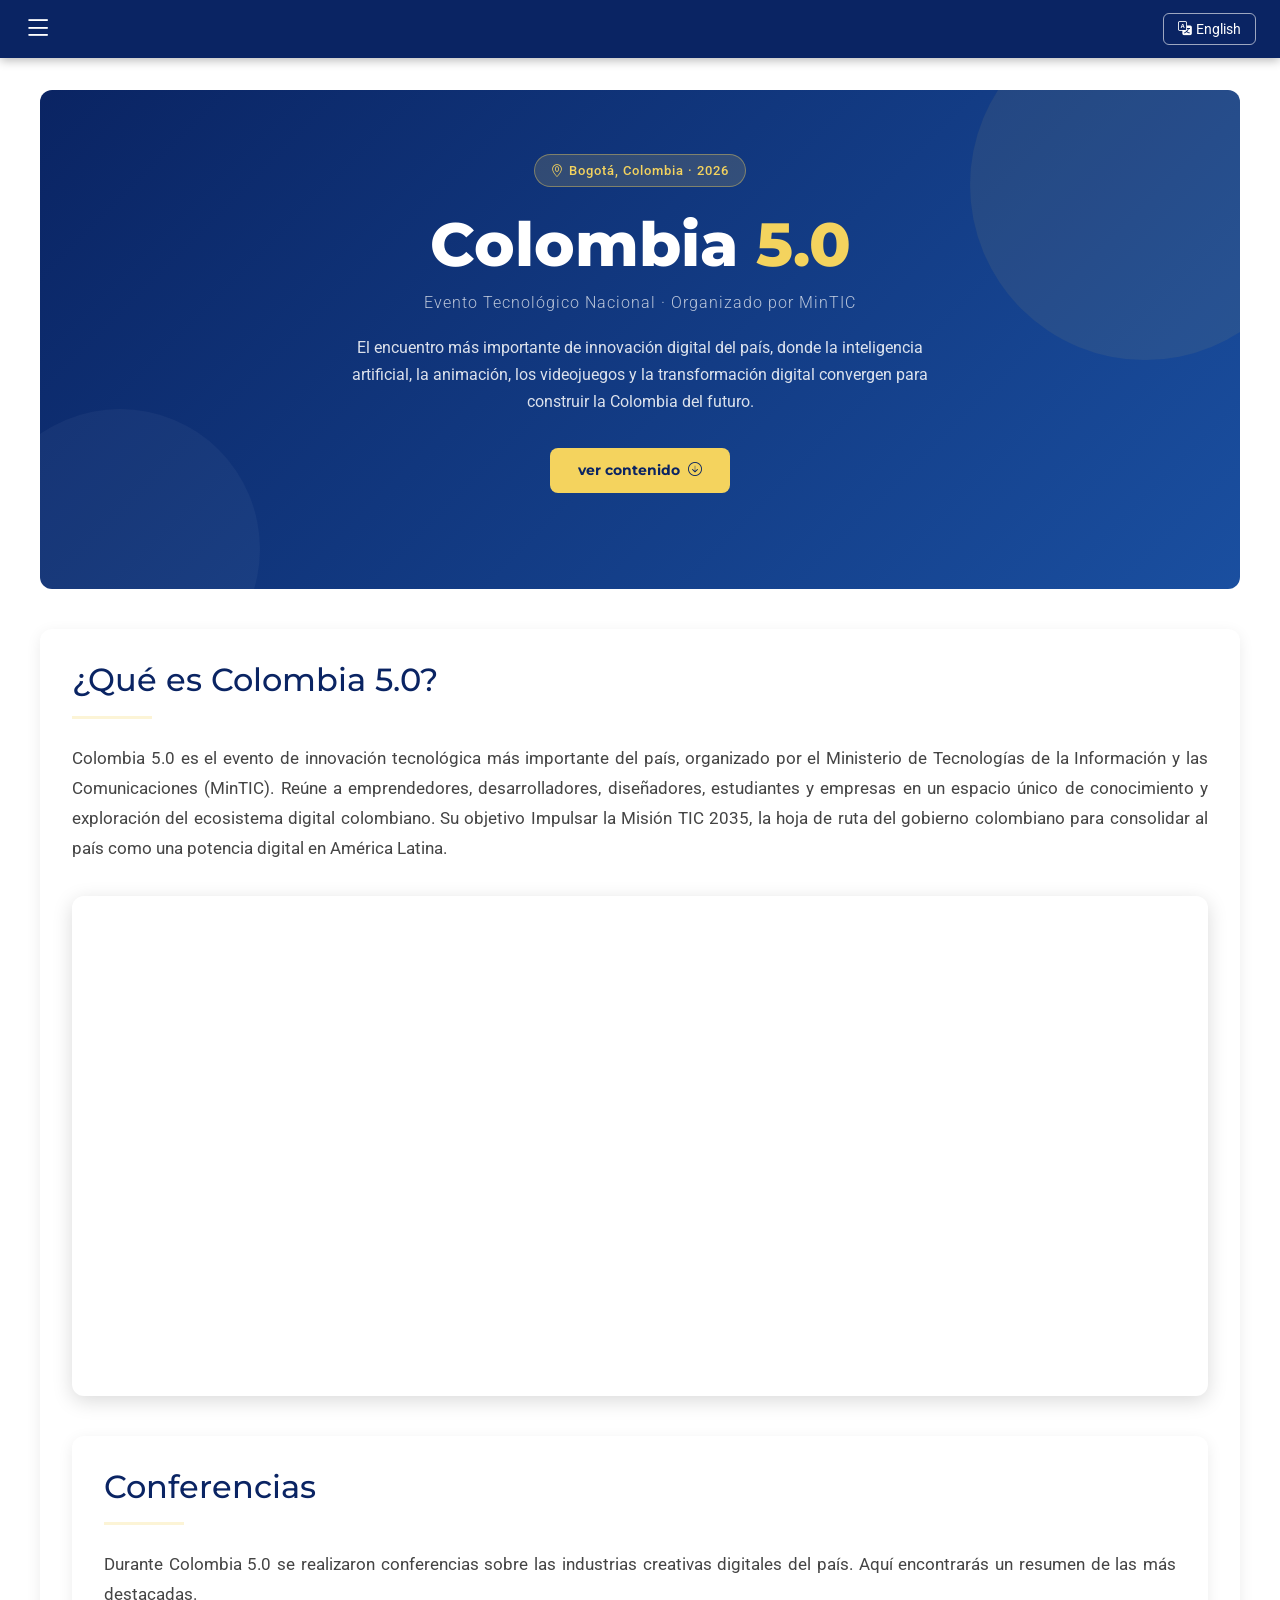
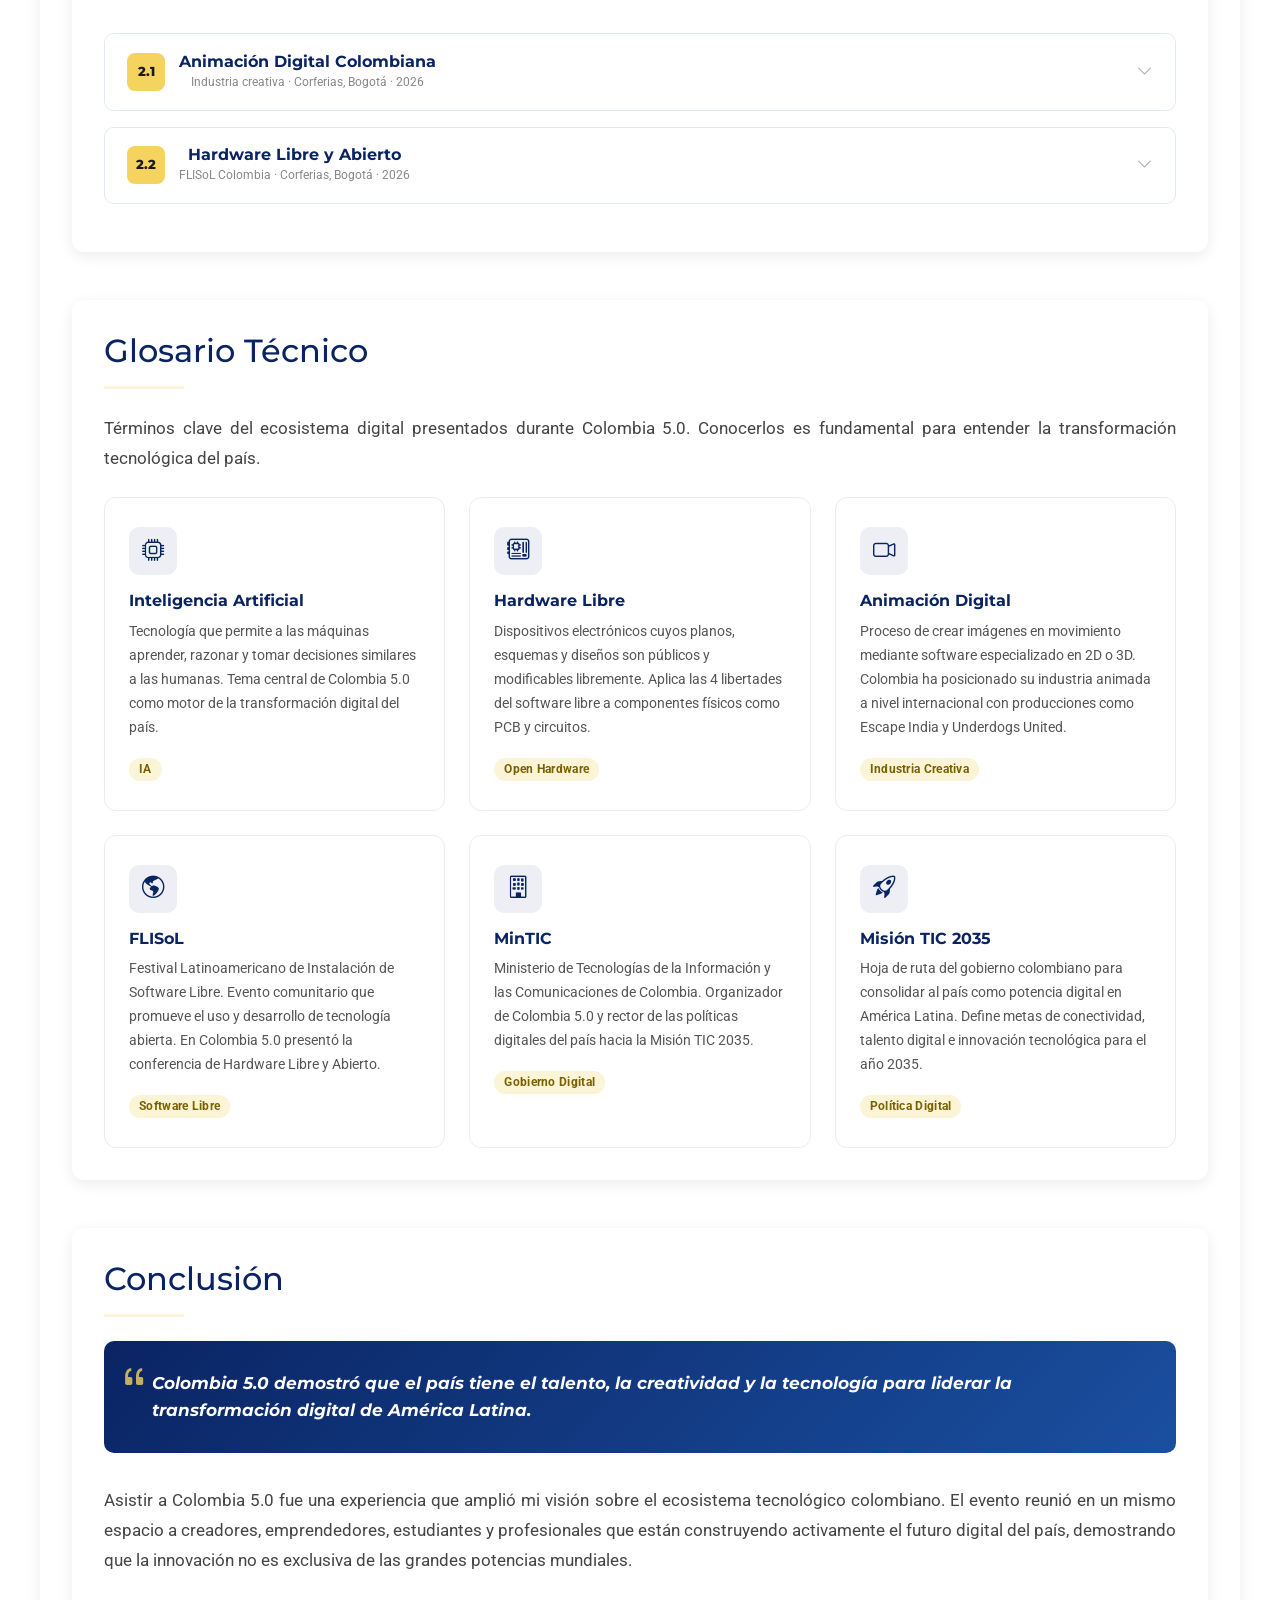
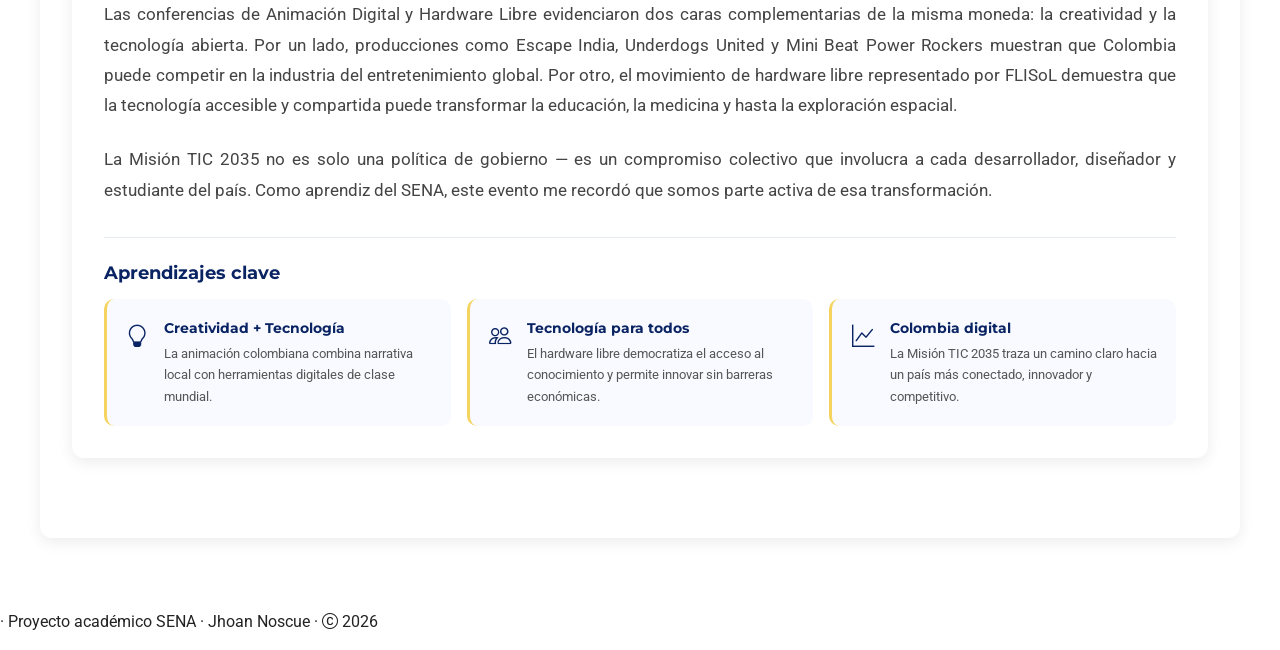
<file: index.html>
<!DOCTYPE html>
<html lang="es">
<head>
    <meta charset="UTF-8">
    <meta name="viewport" content="width=device-width, initial-scale=1.0">
    <meta name="description" content="Colombia 5.0 - Evento tecnológico sobre el futuro digital de Colombia">
    <meta name="keywords" content="Colombia 5.0, tecnología, IA, industria digital, innovación">
    <meta name="author" content="Jhoan Noscue - SENA">
    <title>Colombia 5.0</title>

    <!-- Bootstrap CSS -->
    <link href="https://cdn.jsdelivr.net/npm/bootstrap@5.3.8/dist/css/bootstrap.min.css" rel="stylesheet">
    <!-- Bootstrap Icons -->
    <link href="https://cdn.jsdelivr.net/npm/bootstrap-icons@1.11.3/font/bootstrap-icons.min.css" rel="stylesheet">
    <!-- Google Fonts -->
    <link href="https://fonts.googleapis.com/css2?family=Montserrat:wght@700;800&family=Roboto:wght@300;400;500&display=swap" rel="stylesheet">
    <!-- Nuestro CSS -->
    <link rel="stylesheet" href="css/style.css">
</head>
<body>

    <!-- HEADER -->
    <header id="header-top">
        <div class="header-inner">
            <button id="btn-sidebar" aria-label="Abrir menú">
                <i class="bi bi-list"></i>
            </button>
            <!-- CORRECCIÓN: Logo/nombre del evento en el centro -->
            <a href="english.html" class="btn-idioma">
                <i class="bi bi-translate me-1"></i>English
            </a>
        </div>
    </header>

    <!-- CORRECCIÓN: Overlay oscuro para cerrar sidebar en móvil -->
    <div id="sidebar-overlay"></div>

    <div id="wrapper">

        <!-- SIDEBAR -->

            <!-- CONTENIDO PRINCIPAL -->
            <main id="contenido-principal">
            <aside id="sidebar" aria-label="Menú de navegación">
                <nav>
                    <p class="sidebar-titulo">Contenido</p>
                    <ul class="sidebar-menu">

                        <!-- INICIO -->
                        <li>
                            <a href="#inicio" class="sidebar-link">
                                <i class="bi bi-house"></i>
                                <span>Inicio</span>
                            </a>
                        </li>

                        <!-- SECCIÓN 1: INTRODUCCIÓN -->
                        <li class="sidebar-seccion">
                            <span class="sidebar-num">1</span> Introducción
                        </li>
                        <li>
                            <a href="#introduccion" class="sidebar-link sidebar-sub">
                                <i class="bi bi-info-circle"></i>
                                <span>1.1 ¿Qué es Colombia 5.0?</span>
                            </a>
                        </li>
                        <!-- SECCIÓN 2: CONFERENCIAS -->
                        <li class="sidebar-seccion">
                            <span class="sidebar-num">2</span> Conferencias
                        </li>
                        <li>
                            <a href="#conferencias" class="sidebar-link sidebar-sub">
                                <i class="bi bi-camera-video"></i>
                                <span>2.1 Animación Digital</span>
                            </a>
                        </li>
                        <li>
                            <a href="#conferencias" class="sidebar-link sidebar-sub">
                                <i class="bi bi-cpu"></i>
                                <span>2.2 Hardware Libre</span>
                            </a>
                        </li>

                        <!-- SECCIÓN 3: REFLEXIÓN Y ÉTICA -->
                        <li class="sidebar-seccion">
                            <span class="sidebar-num">3</span> Reflexión y Ética
                        </li>
                        <li>
                            <a href="#glosario" class="sidebar-link sidebar-sub">
                                <i class="bi bi-book"></i>
                                <span>3.1 Glosario técnico</span>
                            </a>
                        </li>
                        <li>
                            <a href="#conclusion" class="sidebar-link sidebar-sub">
                                <i class="bi bi-check-circle"></i>
                                <span>3.2 Conclusión</span>
                            </a>
                        </li>
                    </ul>
                </nav>
            </aside>
            <!-- ================================================
                HERO
                ================================================ -->
            <section id="inicio" class="seccion-hero">
                <div class="hero-contenido">
                    <span class="hero-etiqueta">
                        <i class="bi bi-geo-alt me-1"></i>Bogotá, Colombia · 2026
                    </span>
                    <h1>Colombia <span class="text-accent">5.0</span></h1>
                    <p class="hero-subtitulo">Evento Tecnológico Nacional · Organizado por MinTIC</p>
                    <p class="hero-descripcion">
                        El encuentro más importante de innovación digital del país, donde la inteligencia 
                        artificial, la animación, los videojuegos y la transformación digital convergen 
                        para construir la Colombia del futuro.
                    </p>
                    <a href="#introduccion" class="hero-btn">
                        ver contenido <i class="bi bi-arrow-down-circle ms-2"></i>
                    </a>
                </div>
            </section>
            <!-- SECCIÓN 1.1 — ¿Qué es Colombia 5.0? -->
            <section id="introduccion" class="seccion-contenido">
                <div class="tarjeta-seccion">

                    <!-- Encabezado: número + título -->
                    <div class="seccion-encabezado">
                        <h2>¿Qué es Colombia 5.0?</h2>
                    </div>

                    <!-- Línea separadora -->
                    <hr class="seccion-linea">

                    <!-- Párrafo de introducción -->
                    <p class="seccion-texto">
                        Colombia 5.0 es el evento de innovación tecnológica más importante 
                        del país, organizado por el Ministerio de Tecnologías de la Información 
                        y las Comunicaciones (MinTIC). Reúne a emprendedores, desarrolladores, 
                        diseñadores, estudiantes y empresas en un espacio único de conocimiento 
                        y exploración del ecosistema digital colombiano. Su objetivo Impulsar 
                        la Misión TIC 2035, la hoja de ruta del gobierno colombiano para consolidar 
                        al país como una potencia digital en América Latina.
                    </p>
                    <div class="video-container">
                        <iframe
                            src="https://www.youtube.com/embed/M1k4n7g4OwY"
                            title="Video Colombia 5.0"
                            allowfullscreen>
                        </iframe>
                    </div>
            <!-- ================================================
                SECCIÓN 2 — CONFERENCIAS
                ================================================ -->
            <section id="conferencias" class="seccion-contenido">
                <div class="tarjeta-seccion">

                    <div class="seccion-encabezado">
                        <h2>Conferencias</h2>
                    </div>
                    <hr class="seccion-linea">
                    <p class="seccion-texto">
                        Durante Colombia 5.0 se realizaron conferencias sobre las industrias 
                        creativas digitales del país. Aquí encontrarás un resumen de las más destacadas.
                    </p>

                    <!-- ACORDEÓN -->
                    <div class="accordion" id="acordeonConferencias">

                        <!-- CONFERENCIA 2.1 -->
                        <div class="conf-item" id="conferencia1">

                            <!-- Botón que abre/cierra -->
                            <button class="conf-header"
                                    type="button"
                                    data-bs-toggle="collapse"
                                    data-bs-target="#conf1-cuerpo"
                                    aria-expanded="false"
                                    aria-controls="conf1-cuerpo">
                                <div class="conf-header-left">
                                    <span class="conf-num">2.1</span>
                                    <div>
                                        <span class="conf-titulo">Animación Digital Colombiana</span>
                                        <span class="conf-meta">Industria creativa · Corferias, Bogotá · 2026</span>
                                    </div>
                                </div>
                                <i class="bi bi-chevron-down conf-chevron"></i>
                            </button>

                            <!-- Contenido desplegable con el carrusel -->
                            <div id="conf1-cuerpo" class="collapse" data-bs-parent="#acordeonConferencias">

                                <!-- CARRUSEL -->
                                <div id="carruselAnimacion" class="carousel slide" data-bs-ride="false">

                                    <!-- Los 3 slides -->
                                    <div class="carousel-inner">

                                        <!-- SLIDE 1 -->
                                        <div class="carousel-item active">
                                            <div class="conf-slide">
                                                <div class="conf-slide-info">
                                                    <div class="conf-speaker">
                                                        <div class="conf-avatar">EI</div>
                                                        <div>
                                                            <p class="conf-speaker-nombre">Escape India</p>
                                                            <p class="conf-speaker-cargo">Película de animación · Producción colombiana</p>
                                                        </div>
                                                    </div>
                                                    <p class="conf-descripcion">
                                                        Película de animación de aventura y fantasía con personajes 
                                                        expresivos y escenarios de alta calidad visual internacional. 
                                                        Presentada en Colombia 5.0 como ejemplo del potencial 
                                                        exportador de la industria creativa colombiana.
                                                    </p>
                                                    <div class="conf-tags">
                                                        <span class="conf-tag">Animación 3D</span>
                                                        <span class="conf-tag">Aventura</span>
                                                        <span class="conf-tag">Exportación</span>
                                                    </div>
                                                </div>
                                                <div class="conf-slide-img-wrap">
                                                    <img src="img/escape-india.jpeg" alt="Escape India" class="conf-slide-img">
                                                    <span class="conf-imagen-badge">Escape India</span>
                                                </div>
                                            </div>
                                        </div>

                                        <!-- SLIDE 2 -->
                                        <div class="carousel-item">
                                            <div class="conf-slide">
                                                <div class="conf-slide-info">
                                                    <div class="conf-speaker">
                                                        <div class="conf-avatar">UU</div>
                                                        <div>
                                                            <p class="conf-speaker-nombre">Underdogs United</p>
                                                            <p class="conf-speaker-cargo">Serie animada · Fútbol y diversidad</p>
                                                        </div>
                                                    </div>
                                                    <p class="conf-descripcion">
                                                        Serie animada de fútbol con personajes diversos y coloridos 
                                                        que refleja la pasión latinoamericana por el deporte. 
                                                        Diseñada para toda la familia con valores de trabajo 
                                                        en equipo e inclusión.
                                                    </p>
                                                    <div class="conf-tags">
                                                        <span class="conf-tag">Animación 2D</span>
                                                        <span class="conf-tag">Fútbol</span>
                                                        <span class="conf-tag">Familia</span>
                                                    </div>
                                                </div>
                                                <div class="conf-slide-img-wrap">
                                                    <img src="img/underdogs-united.jpeg" alt="Underdogs United" class="conf-slide-img">
                                                    <span class="conf-imagen-badge">Underdogs United</span>
                                                </div>
                                            </div>
                                        </div>

                                        <!-- SLIDE 3 -->
                                        <div class="carousel-item">
                                            <div class="conf-slide">
                                                <div class="conf-slide-info">
                                                    <div class="conf-speaker">
                                                        <div class="conf-avatar">MB</div>
                                                        <div>
                                                            <p class="conf-speaker-nombre">Mini Beat Power Rockers</p>
                                                            <p class="conf-speaker-cargo">Serie infantil musical · Animación 3D</p>
                                                        </div>
                                                    </div>
                                                    <p class="conf-descripcion">
                                                        Serie infantil musical en 3D con personajes adorables y 
                                                        vibrantes. Alta producción visual orientada a mercados 
                                                        internacionales. Ejemplo del crecimiento de la animación 
                                                        colombiana en contenido para niños.
                                                    </p>
                                                    <div class="conf-tags">
                                                        <span class="conf-tag">Animación 3D</span>
                                                        <span class="conf-tag">Infantil</span>
                                                        <span class="conf-tag">Musical</span>
                                                    </div>
                                                </div>
                                                <div class="conf-slide-img-wrap">
                                                    <img src="img/mini-beat.jpeg" alt="Mini Beat Power Rockers" class="conf-slide-img">
                                                    <span class="conf-imagen-badge">Mini Beat Power Rockers</span>
                                                </div>
                                            </div>
                                        </div>

                                    </div>
                                    <!-- fin carousel-inner -->

                                    <!-- Flecha izquierda -->
                                    <button class="carousel-control-prev conf-arrow" type="button"
                                            data-bs-target="#carruselAnimacion" data-bs-slide="prev">
                                        <i class="bi bi-chevron-left"></i>
                                    </button>

                                    <!-- Flecha derecha -->
                                    <button class="carousel-control-next conf-arrow" type="button"
                                            data-bs-target="#carruselAnimacion" data-bs-slide="next">
                                        <i class="bi bi-chevron-right"></i>
                                    </button>

                                    <!-- Puntos indicadores -->
                                    <div class="conf-dots">
                                        <span class="conf-dot active" data-bs-target="#carruselAnimacion" data-bs-slide-to="0"></span>
                                        <span class="conf-dot" data-bs-target="#carruselAnimacion" data-bs-slide-to="1"></span>
                                        <span class="conf-dot" data-bs-target="#carruselAnimacion" data-bs-slide-to="2"></span>
                                    </div>

                                </div>
                                <!-- fin carrusel -->

                            </div>
                            <!-- fin conf1-cuerpo -->

                        </div>
                        <!-- fin conferencia 2.1 -->

                    <!-- CONFERENCIA 2.2: HARDWARE LIBRE -->
                    <div class="conf-item" id="conferencia2">
                        <button class="conf-header"
                                type="button"
                                data-bs-toggle="collapse"
                                data-bs-target="#conf2-cuerpo"
                                aria-expanded="false"
                                aria-controls="conf2-cuerpo">
                            <div class="conf-header-left">
                                <span class="conf-num">2.2</span>
                                <div>
                                    <span class="conf-titulo">Hardware Libre y Abierto</span>
                                    <span class="conf-meta">FLISoL Colombia · Corferias, Bogotá · 2026</span>
                                </div>
                            </div>
                            <i class="bi bi-chevron-down conf-chevron"></i>
                        </button>

                        <div id="conf2-cuerpo" class="collapse" data-bs-parent="#acordeonConferencias">

                            <div id="carruselHardware" class="carousel slide" data-bs-ride="false">

                                <div class="carousel-inner">

                                    <!-- SLIDE 1: Introducción -->
                                    <div class="carousel-item active">
                                        <div class="conf-slide">
                                            <div class="conf-slide-info">
                                                <div class="conf-speaker">
                                                    <div class="conf-avatar">FL</div>
                                                    <div>
                                                        <p class="conf-speaker-nombre">FLISoL Colombia</p>
                                                        <p class="conf-speaker-cargo">Festival Latinoamericano de Software Libre</p>
                                                    </div>
                                                </div>
                                                <p class="conf-descripcion">
                                                    La conferencia abrió con la pregunta: ¿qué es el hardware libre y abierto? 
                                                    Se explicó que, al igual que el software libre, el hardware puede diseñarse, 
                                                    modificarse y compartirse libremente, democratizando el acceso a la tecnología.
                                                </p>
                                                <div class="conf-tags">
                                                    <span class="conf-tag">Hardware Libre</span>
                                                    <span class="conf-tag">Open Source</span>
                                                    <span class="conf-tag">FLISoL</span>
                                                </div>
                                            </div>
                                            <div class="conf-slide-img-wrap">
                                                <img src="img/hw-intro.jpeg" alt="Hardware Libre y abierto" class="conf-slide-img">
                                                <span class="conf-imagen-badge">Introducción</span>
                                            </div>
                                        </div>
                                    </div>

                                    <!-- SLIDE 2: Definición técnica -->
                                    <div class="carousel-item">
                                        <div class="conf-slide">
                                            <div class="conf-slide-info">
                                                <div class="conf-speaker">
                                                    <div class="conf-avatar">HL</div>
                                                    <div>
                                                        <p class="conf-speaker-nombre">Definición de Hardware Libre</p>
                                                        <p class="conf-speaker-cargo">VI Congreso Hispalinux · 2003</p>
                                                    </div>
                                                </div>
                                                <p class="conf-descripcion">
                                                    El hardware libre ofrece las mismas 4 libertades del software libre, 
                                                    pero aplicadas a los planos del hardware: esquemático, PCB y fichero 
                                                    para fabricación. Esto permite que cualquier persona pueda estudiar, 
                                                    modificar y fabricar sus propios dispositivos.
                                                </p>
                                                <div class="conf-tags">
                                                    <span class="conf-tag">PCB</span>
                                                    <span class="conf-tag">Esquemático</span>
                                                    <span class="conf-tag">Fabricación</span>
                                                </div>
                                            </div>
                                            <div class="conf-slide-img-wrap">
                                                <img src="img/hw-definicion.jpeg" alt="Definición hardware libre" class="conf-slide-img">
                                                <span class="conf-imagen-badge">Definición técnica</span>
                                            </div>
                                        </div>
                                    </div>

                                    <!-- SLIDE 3: Scratch -->
                                    <div class="carousel-item">
                                        <div class="conf-slide">
                                            <div class="conf-slide-info">
                                                <div class="conf-speaker">
                                                    <div class="conf-avatar">SC</div>
                                                    <div>
                                                        <p class="conf-speaker-nombre">Scratch</p>
                                                        <p class="conf-speaker-cargo">Software libre educativo · MIT</p>
                                                    </div>
                                                </div>
                                                <p class="conf-descripcion">
                                                    Scratch es una plataforma de programación visual creada por el MIT 
                                                    que permite a niños y jóvenes aprender a programar de forma intuitiva. 
                                                    Fue presentado como ejemplo de cómo el software y hardware libre 
                                                    pueden transformar la educación tecnológica.
                                                </p>
                                                <div class="conf-tags">
                                                    <span class="conf-tag">Scratch</span>
                                                    <span class="conf-tag">Educación</span>
                                                    <span class="conf-tag">MIT</span>
                                                </div>
                                            </div>
                                            <div class="conf-slide-img-wrap">
                                                <img src="img/scratch.jpeg" alt="Scratch - programación educativa" class="conf-slide-img">
                                                <span class="conf-imagen-badge">Scratch</span>
                                            </div>
                                        </div>
                                    </div>

                                    <!-- SLIDE 4: ArduSat -->
                                    <div class="carousel-item">
                                        <div class="conf-slide">
                                            <div class="conf-slide-info">
                                                <div class="conf-speaker">
                                                    <div class="conf-avatar">AS</div>
                                                    <div>
                                                        <p class="conf-speaker-nombre">ArduSat</p>
                                                        <p class="conf-speaker-cargo">Hardware libre · Satélite espacial</p>
                                                    </div>
                                                </div>
                                                <p class="conf-descripcion">
                                                    ArduSat es un satélite construido con hardware libre basado en Arduino 
                                                    que fue lanzado al espacio. Demostró que con componentes abiertos y 
                                                    accesibles es posible llegar al espacio, rompiendo la barrera de que 
                                                    la tecnología espacial es exclusiva de grandes potencias.
                                                </p>
                                                <div class="conf-tags">
                                                    <span class="conf-tag">Arduino</span>
                                                    <span class="conf-tag">Satélite</span>
                                                    <span class="conf-tag">Espacio</span>
                                                </div>
                                            </div>
                                            <div class="conf-slide-img-wrap">
                                                <img src="img/hw-ardusat.jpeg" alt="ArduSat - satélite con hardware libre" class="conf-slide-img">
                                                <span class="conf-imagen-badge">ArduSat</span>
                                            </div>
                                        </div>
                                    </div>

                                    <!-- SLIDE 5: OpenBionics -->
                                    <div class="carousel-item">
                                        <div class="conf-slide">
                                            <div class="conf-slide-info">
                                                <div class="conf-speaker">
                                                    <div class="conf-avatar">OB</div>
                                                    <div>
                                                        <p class="conf-speaker-nombre">OpenBionics</p>
                                                        <p class="conf-speaker-cargo">Prótesis de código abierto</p>
                                                    </div>
                                                </div>
                                                <p class="conf-descripcion">
                                                    OpenBionics diseña prótesis de mano de código abierto que cualquier 
                                                    persona puede fabricar con una impresora 3D. Es uno de los ejemplos 
                                                    más poderosos del impacto social del hardware libre: tecnología médica 
                                                    accesible para quienes más la necesitan.
                                                </p>
                                                <div class="conf-tags">
                                                    <span class="conf-tag">Prótesis</span>
                                                    <span class="conf-tag">Impresión 3D</span>
                                                    <span class="conf-tag">Impacto Social</span>
                                                </div>
                                            </div>
                                            <div class="conf-slide-img-wrap">
                                                <img src="img/hw-openbionics.jpeg" alt="OpenBionics - prótesis open source" class="conf-slide-img">
                                                <span class="conf-imagen-badge">OpenBionics</span>
                                            </div>
                                        </div>
                                    </div>

                                </div>
                                <!-- fin carousel-inner -->

                                <!-- Flecha izquierda -->
                                <button class="carousel-control-prev conf-arrow" type="button"
                                        data-bs-target="#carruselHardware" data-bs-slide="prev">
                                    <i class="bi bi-chevron-left"></i>
                                </button>

                                <!-- Flecha derecha -->
                                <button class="carousel-control-next conf-arrow" type="button"
                                        data-bs-target="#carruselHardware" data-bs-slide="next">
                                    <i class="bi bi-chevron-right"></i>
                                </button>

                                <!-- Puntos indicadores -->
                                <div class="conf-dots">
                                    <span class="conf-dot active" data-bs-target="#carruselHardware" data-bs-slide-to="0"></span>
                                    <span class="conf-dot" data-bs-target="#carruselHardware" data-bs-slide-to="1"></span>
                                    <span class="conf-dot" data-bs-target="#carruselHardware" data-bs-slide-to="2"></span>
                                    <span class="conf-dot" data-bs-target="#carruselHardware" data-bs-slide-to="3"></span>
                                    <span class="conf-dot" data-bs-target="#carruselHardware" data-bs-slide-to="4"></span>
                                </div>

                            </div>
                            <!-- fin carrusel -->

                        </div>
                        <!-- fin conf2-cuerpo -->

                    </div>
                    <!-- fin conferencia 2.2 -->
                    <!-- fin acordeón -->
                </div>
            </section>
            <!-- ================================================
                SECCIÓN 3.1 — GLOSARIO TÉCNICO
                ================================================ -->
            <section id="glosario" class="seccion-contenido">
                <div class="tarjeta-seccion">

                    <div class="seccion-encabezado">
                        <h2>Glosario Técnico</h2>
                    </div>
                    <hr class="seccion-linea">
                    <p class="seccion-texto">
                        Términos clave del ecosistema digital presentados durante Colombia 5.0. 
                        Conocerlos es fundamental para entender la transformación tecnológica del país.
                    </p>

                    <div class="row g-4">

                        <!-- Tarjeta 1: Inteligencia Artificial -->
                        <div class="col-md-4 col-sm-6">
                            <div class="glosario-card">
                                <div class="glosario-icono">
                                    <i class="bi bi-cpu"></i>
                                </div>
                                <h3 class="glosario-termino">Inteligencia Artificial</h3>
                                <p class="glosario-def">
                                    Tecnología que permite a las máquinas aprender, razonar y tomar 
                                    decisiones similares a las humanas. Tema central de Colombia 5.0 
                                    como motor de la transformación digital del país.
                                </p>
                                <span class="glosario-tag">IA</span>
                            </div>
                        </div>

                        <!-- Tarjeta 2: Hardware Libre -->
                        <div class="col-md-4 col-sm-6">
                            <div class="glosario-card">
                                <div class="glosario-icono">
                                    <i class="bi bi-motherboard"></i>
                                </div>
                                <h3 class="glosario-termino">Hardware Libre</h3>
                                <p class="glosario-def">
                                    Dispositivos electrónicos cuyos planos, esquemas y diseños son 
                                    públicos y modificables libremente. Aplica las 4 libertades del 
                                    software libre a componentes físicos como PCB y circuitos.
                                </p>
                                <span class="glosario-tag">Open Hardware</span>
                            </div>
                        </div>

                        <!-- Tarjeta 3: Animación Digital -->
                        <div class="col-md-4 col-sm-6">
                            <div class="glosario-card">
                                <div class="glosario-icono">
                                    <i class="bi bi-camera-video"></i>
                                </div>
                                <h3 class="glosario-termino">Animación Digital</h3>
                                <p class="glosario-def">
                                    Proceso de crear imágenes en movimiento mediante software especializado 
                                    en 2D o 3D. Colombia ha posicionado su industria animada a nivel 
                                    internacional con producciones como Escape India y Underdogs United.
                                </p>
                                <span class="glosario-tag">Industria Creativa</span>
                            </div>
                        </div>

                        <!-- Tarjeta 4: FLISoL -->
                        <div class="col-md-4 col-sm-6">
                            <div class="glosario-card">
                                <div class="glosario-icono">
                                    <i class="bi bi-globe-americas"></i>
                                </div>
                                <h3 class="glosario-termino">FLISoL</h3>
                                <p class="glosario-def">
                                    Festival Latinoamericano de Instalación de Software Libre. Evento 
                                    comunitario que promueve el uso y desarrollo de tecnología abierta. 
                                    En Colombia 5.0 presentó la conferencia de Hardware Libre y Abierto.
                                </p>
                                <span class="glosario-tag">Software Libre</span>
                            </div>
                        </div>

                        <!-- Tarjeta 5: MinTIC -->
                        <div class="col-md-4 col-sm-6">
                            <div class="glosario-card">
                                <div class="glosario-icono">
                                    <i class="bi bi-building"></i>
                                </div>
                                <h3 class="glosario-termino">MinTIC</h3>
                                <p class="glosario-def">
                                    Ministerio de Tecnologías de la Información y las Comunicaciones 
                                    de Colombia. Organizador de Colombia 5.0 y rector de las políticas 
                                    digitales del país hacia la Misión TIC 2035.
                                </p>
                                <span class="glosario-tag">Gobierno Digital</span>
                            </div>
                        </div>

                        <!-- Tarjeta 6: Misión TIC 2035 -->
                        <div class="col-md-4 col-sm-6">
                            <div class="glosario-card">
                                <div class="glosario-icono">
                                    <i class="bi bi-rocket-takeoff"></i>
                                </div>
                                <h3 class="glosario-termino">Misión TIC 2035</h3>
                                <p class="glosario-def">
                                    Hoja de ruta del gobierno colombiano para consolidar al país como 
                                    potencia digital en América Latina. Define metas de conectividad, 
                                    talento digital e innovación tecnológica para el año 2035.
                                </p>
                                <span class="glosario-tag">Política Digital</span>
                            </div>
                        </div>

                    </div>
                    <!-- fin row -->
                </div>
            </section>
            <!-- ================================================
                SECCIÓN 3.2 — CONCLUSIÓN
                ================================================ -->
            <section id="conclusion" class="seccion-contenido">
                <div class="tarjeta-seccion">

                    <div class="seccion-encabezado">
                        <h2>Conclusión</h2>
                    </div>
                    <hr class="seccion-linea">

                    <!-- Cita destacada -->
                    <div class="conclusion-cita">
                        <i class="bi bi-quote"></i>
                        <p>Colombia 5.0 demostró que el país tiene el talento, la creatividad 
                        y la tecnología para liderar la transformación digital de América Latina.</p>
                    </div>

                    <!-- Párrafos -->
                    <p class="seccion-texto">
                        Asistir a Colombia 5.0 fue una experiencia que amplió mi visión sobre el 
                        ecosistema tecnológico colombiano. El evento reunió en un mismo espacio a 
                        creadores, emprendedores, estudiantes y profesionales que están construyendo 
                        activamente el futuro digital del país, demostrando que la innovación no es 
                        exclusiva de las grandes potencias mundiales.
                    </p>
                    <p class="seccion-texto">
                        Las conferencias de Animación Digital y Hardware Libre evidenciaron dos caras 
                        complementarias de la misma moneda: la creatividad y la tecnología abierta. 
                        Por un lado, producciones como Escape India, Underdogs United y Mini Beat Power 
                        Rockers muestran que Colombia puede competir en la industria del entretenimiento 
                        global. Por otro, el movimiento de hardware libre representado por FLISoL demuestra 
                        que la tecnología accesible y compartida puede transformar la educación, la medicina 
                        y hasta la exploración espacial.
                    </p>
                    <p class="seccion-texto">
                        La Misión TIC 2035 no es solo una política de gobierno — es un compromiso colectivo 
                        que involucra a cada desarrollador, diseñador y estudiante del país. Como aprendiz 
                        del SENA, este evento me recordó que somos parte activa de esa transformación.
                    </p>

                    <!-- Aprendizajes clave -->
                    <div class="conclusion-aprendizajes">
                        <h3 class="conclusion-aprendizajes-titulo">Aprendizajes clave</h3>
                        <div class="row g-3">

                            <div class="col-md-4">
                                <div class="aprendizaje-item">
                                    <i class="bi bi-lightbulb aprendizaje-icono"></i>
                                    <div>
                                        <strong>Creatividad + Tecnología</strong>
                                        <p>La animación colombiana combina narrativa local con herramientas digitales de clase mundial.</p>
                                    </div>
                                </div>
                            </div>

                            <div class="col-md-4">
                                <div class="aprendizaje-item">
                                    <i class="bi bi-people aprendizaje-icono"></i>
                                    <div>
                                        <strong>Tecnología para todos</strong>
                                        <p>El hardware libre democratiza el acceso al conocimiento y permite innovar sin barreras económicas.</p>
                                    </div>
                                </div>
                            </div>

                            <div class="col-md-4">
                                <div class="aprendizaje-item">
                                    <i class="bi bi-graph-up aprendizaje-icono"></i>
                                    <div>
                                        <strong>Colombia digital</strong>
                                        <p>La Misión TIC 2035 traza un camino claro hacia un país más conectado, innovador y competitivo.</p>
                                    </div>
                                </div>
                            </div>

                        </div>
                    </div>

                </div>
            </section>
        </main>
        <!-- fin de main -->
    </div>
    <!-- fin de wrapper -->
    <footer id="footer">
        <div class="footer-inner">
            <p>
                · Proyecto académico SENA
                <span class="footer-sep">·</span>
                Jhoan Noscue
                <span class="footer-sep">·</span>
                <i class="bi bi-c-circle"></i> 2026
            </p>
        </div>
    </footer>

    <script src="https://cdn.jsdelivr.net/npm/bootstrap@5.3.8/dist/js/bootstrap.bundle.min.js"></script>
    <script src="js/script.js"></script>
</body>
</html>
</file>
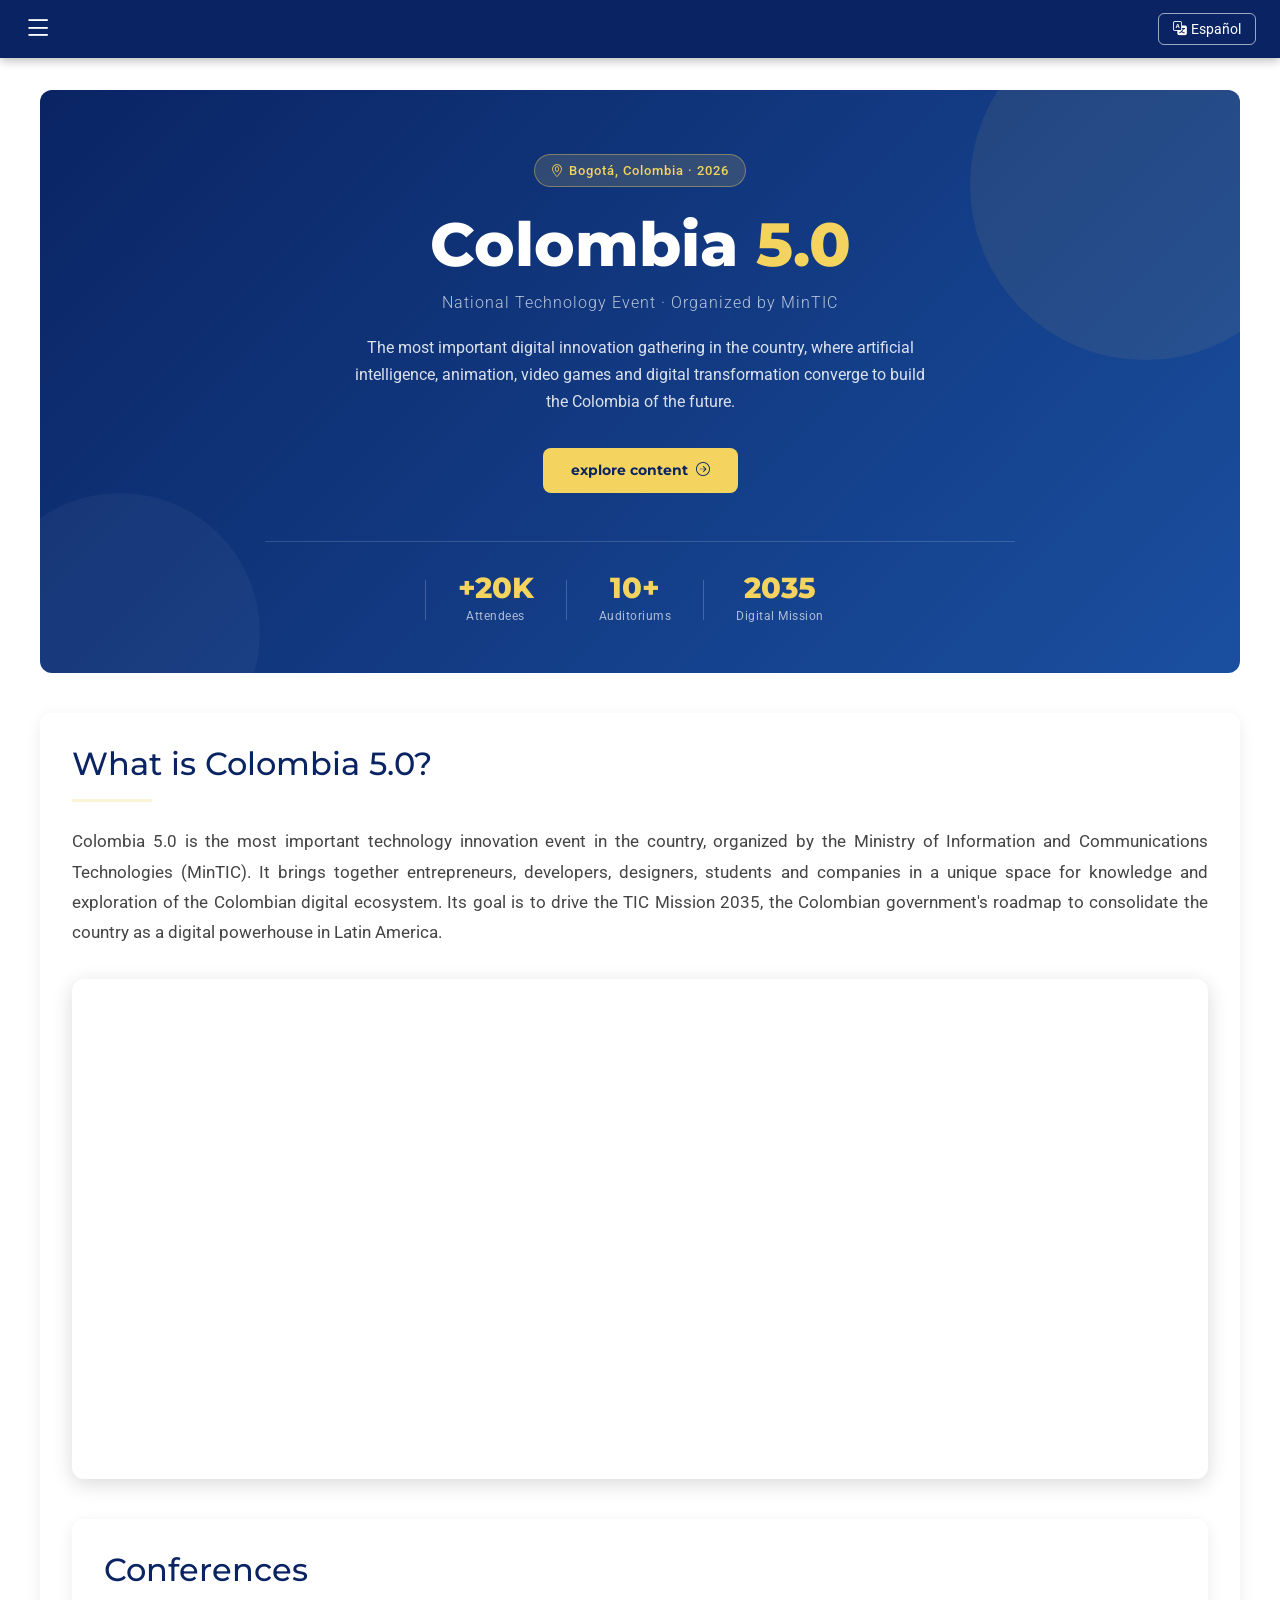
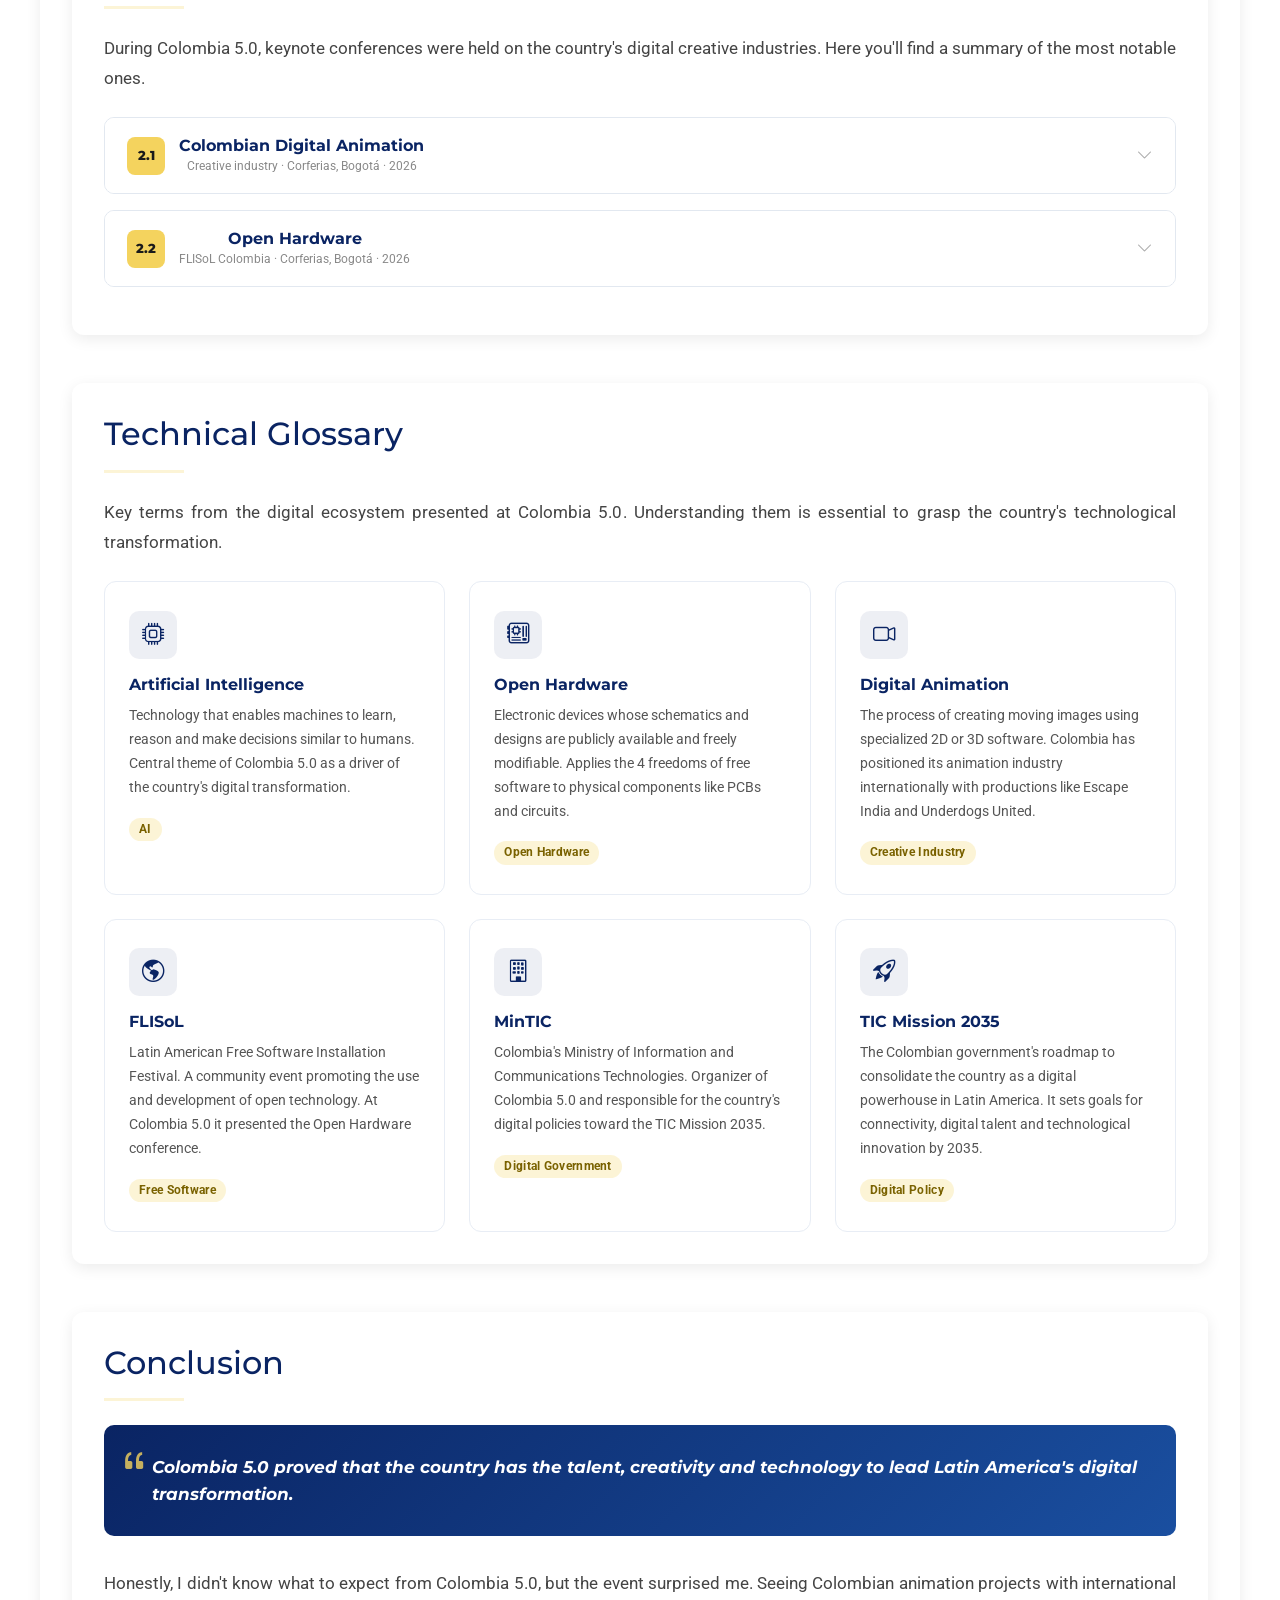
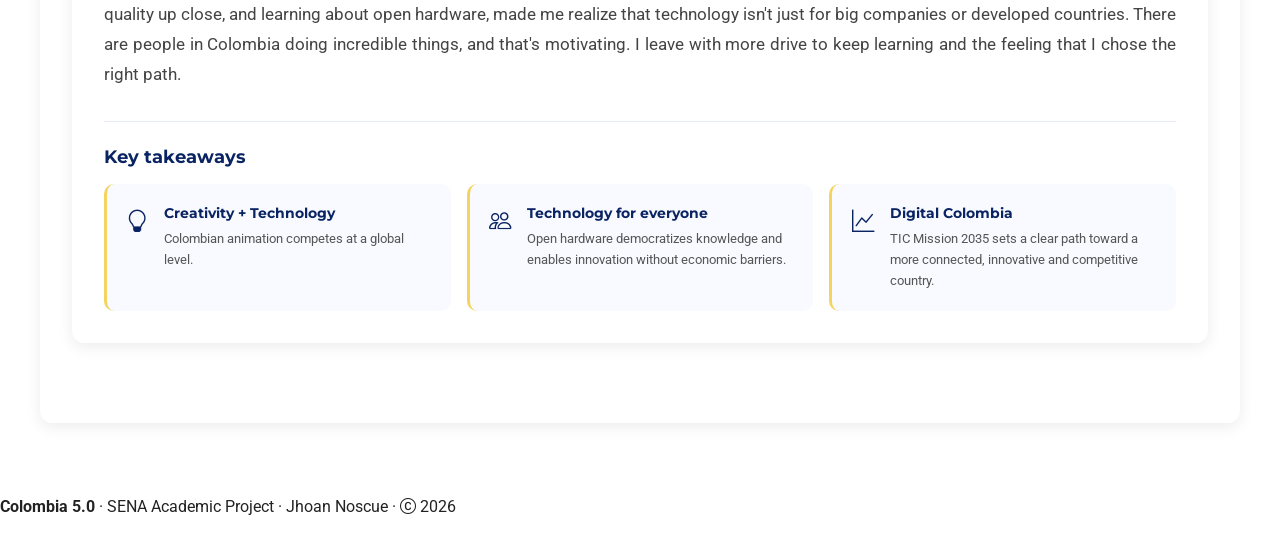
<file: english.html>
<!DOCTYPE html>
<html lang="en">
<head>
    <meta charset="UTF-8">
    <meta name="viewport" content="width=device-width, initial-scale=1.0">
    <meta name="description" content="Colombia 5.0 - Technology event about Colombia's digital future">
    <meta name="keywords" content="Colombia 5.0, technology, AI, digital industry, innovation">
    <meta name="author" content="Jhoan Noscue - SENA">
    <title>Colombia 5.0 - English</title>

    <link href="https://cdn.jsdelivr.net/npm/bootstrap@5.3.8/dist/css/bootstrap.min.css" rel="stylesheet">
    <link href="https://cdn.jsdelivr.net/npm/bootstrap-icons@1.11.3/font/bootstrap-icons.min.css" rel="stylesheet">
    <link href="https://fonts.googleapis.com/css2?family=Montserrat:wght@700;800&family=Roboto:wght@300;400;500&display=swap" rel="stylesheet">
    <link rel="stylesheet" href="css/style.css">
</head>
<body>

    <header id="header-top">
        <div class="header-inner">
            <button id="btn-sidebar" aria-label="Open menu">
                <i class="bi bi-list"></i>
            </button>
            <a href="index.html" class="btn-idioma">
                <i class="bi bi-translate me-1"></i>Español
            </a>
        </div>
    </header>

    <div id="sidebar-overlay"></div>

    <div id="wrapper">
        <main id="contenido-principal">
            <aside id="sidebar" aria-label="Navigation menu">
                <nav>
                    <p class="sidebar-titulo">Content</p>
                    <ul class="sidebar-menu">

                        <li>
                            <a href="#inicio" class="sidebar-link">
                                <i class="bi bi-house"></i>
                                <span>Home</span>
                            </a>
                        </li>

                        <li class="sidebar-seccion">
                            <span class="sidebar-num">1</span> Introduction
                        </li>
                        <li>
                            <a href="#introduccion" class="sidebar-link sidebar-sub">
                                <i class="bi bi-info-circle"></i>
                                <span>1.1 What is Colombia 5.0?</span>
                            </a>
                        </li>

                        <li class="sidebar-seccion">
                            <span class="sidebar-num">2</span> Conferences
                        </li>
                        <li>
                            <a href="#conferencias" class="sidebar-link sidebar-sub">
                                <i class="bi bi-camera-video"></i>
                                <span>2.1 Digital Animation</span>
                            </a>
                        </li>
                        <li>
                            <a href="#conferencias" class="sidebar-link sidebar-sub">
                                <i class="bi bi-cpu"></i>
                                <span>2.2 Open Hardware</span>
                            </a>
                        </li>

                        <li class="sidebar-seccion">
                            <span class="sidebar-num">3</span> Reflection & Ethics
                        </li>
                        <li>
                            <a href="#glosario" class="sidebar-link sidebar-sub">
                                <i class="bi bi-book"></i>
                                <span>3.1 Technical Glossary</span>
                            </a>
                        </li>
                        <li>
                            <a href="#conclusion" class="sidebar-link sidebar-sub">
                                <i class="bi bi-check-circle"></i>
                                <span>3.2 Conclusion</span>
                            </a>
                        </li>

                    </ul>
                </nav>
            </aside>

            <!-- HERO -->
            <section id="inicio" class="seccion-hero">
                <div class="hero-contenido">
                    <span class="hero-etiqueta">
                        <i class="bi bi-geo-alt me-1"></i>Bogotá, Colombia · 2026
                    </span>
                    <h1>Colombia <span class="text-accent">5.0</span></h1>
                    <p class="hero-subtitulo">National Technology Event · Organized by MinTIC</p>
                    <p class="hero-descripcion">
                        The most important digital innovation gathering in the country, where artificial 
                        intelligence, animation, video games and digital transformation converge 
                        to build the Colombia of the future.
                    </p>
                    <a href="#introduccion" class="hero-btn">
                        explore content <i class="bi bi-arrow-right-circle ms-2"></i>
                    </a>
                    <div class="hero-stats">
                        <div class="hero-divisor"></div>
                        <div class="hero-stat">
                            <span class="hero-stat-num">+20K</span>
                            <span class="hero-stat-label">Attendees</span>
                        </div>
                        <div class="hero-divisor"></div>
                        <div class="hero-stat">
                            <span class="hero-stat-num">10+</span>
                            <span class="hero-stat-label">Auditoriums</span>
                        </div>
                        <div class="hero-divisor"></div>
                        <div class="hero-stat">
                            <span class="hero-stat-num">2035</span>
                            <span class="hero-stat-label">Digital Mission</span>
                        </div>
                    </div>
                </div>
            </section>

            <!-- SECTION 1.1 -->
            <section id="introduccion" class="seccion-contenido">
                <div class="tarjeta-seccion">
                    <div class="seccion-encabezado">
                        <h2>What is Colombia 5.0?</h2>
                    </div>
                    <hr class="seccion-linea">
                    <p class="seccion-texto">
                        Colombia 5.0 is the most important technology innovation event in the country, 
                        organized by the Ministry of Information and Communications Technologies (MinTIC). 
                        It brings together entrepreneurs, developers, designers, students and companies 
                        in a unique space for knowledge and exploration of the Colombian digital ecosystem. 
                        Its goal is to drive the TIC Mission 2035, the Colombian government's roadmap to 
                        consolidate the country as a digital powerhouse in Latin America.
                    </p>
                    <div class="video-container">
                        <iframe
                            src="https://www.youtube.com/embed/M1k4n7g4OwY"
                            title="Colombia 5.0 Video"
                            allowfullscreen>
                        </iframe>
                    </div>

                <!-- SECTION 2 — CONFERENCES -->
                <section id="conferencias" class="seccion-contenido">
                    <div class="tarjeta-seccion">
                        <div class="seccion-encabezado">
                            <h2>Conferences</h2>
                        </div>
                        <hr class="seccion-linea">
                        <p class="seccion-texto">
                            During Colombia 5.0, keynote conferences were held on the country's 
                            digital creative industries. Here you'll find a summary of the most notable ones.
                        </p>

                        <div class="accordion" id="acordeonConferencias">

                            <!-- CONFERENCE 2.1 -->
                            <div class="conf-item" id="conferencia1">
                                <button class="conf-header"
                                        type="button"
                                        data-bs-toggle="collapse"
                                        data-bs-target="#conf1-cuerpo"
                                        aria-expanded="false"
                                        aria-controls="conf1-cuerpo">
                                    <div class="conf-header-left">
                                        <span class="conf-num">2.1</span>
                                        <div>
                                            <span class="conf-titulo">Colombian Digital Animation</span>
                                            <span class="conf-meta">Creative industry · Corferias, Bogotá · 2026</span>
                                        </div>
                                    </div>
                                    <i class="bi bi-chevron-down conf-chevron"></i>
                                </button>

                                <div id="conf1-cuerpo" class="collapse" data-bs-parent="#acordeonConferencias">
                                    <div id="carruselAnimacion" class="carousel slide" data-bs-ride="false">
                                        <div class="carousel-inner">

                                            <div class="carousel-item active">
                                                <div class="conf-slide">
                                                    <div class="conf-slide-info">
                                                        <div class="conf-speaker">
                                                            <div class="conf-avatar">EI</div>
                                                            <div>
                                                                <p class="conf-speaker-nombre">Escape India</p>
                                                                <p class="conf-speaker-cargo">Animated film · Colombian production</p>
                                                            </div>
                                                        </div>
                                                        <p class="conf-descripcion">
                                                            An adventure and fantasy animated film with expressive characters 
                                                            and internationally acclaimed visual quality. Presented at Colombia 5.0 
                                                            as an example of the export potential of Colombia's creative industry.
                                                        </p>
                                                        <div class="conf-tags">
                                                            <span class="conf-tag">3D Animation</span>
                                                            <span class="conf-tag">Adventure</span>
                                                            <span class="conf-tag">Export</span>
                                                        </div>
                                                    </div>
                                                    <div class="conf-slide-img-wrap">
                                                        <img src="img/escape-india.jpeg" alt="Escape India" class="conf-slide-img">
                                                        <span class="conf-imagen-badge">Escape India</span>
                                                    </div>
                                                </div>
                                            </div>

                                            <div class="carousel-item">
                                                <div class="conf-slide">
                                                    <div class="conf-slide-info">
                                                        <div class="conf-speaker">
                                                            <div class="conf-avatar">UU</div>
                                                            <div>
                                                                <p class="conf-speaker-nombre">Underdogs United</p>
                                                                <p class="conf-speaker-cargo">Animated series · Soccer and diversity</p>
                                                            </div>
                                                        </div>
                                                        <p class="conf-descripcion">
                                                            An animated soccer series with diverse and colorful characters 
                                                            reflecting Latin America's passion for the sport. Designed for 
                                                            the whole family with values of teamwork and inclusion.
                                                        </p>
                                                        <div class="conf-tags">
                                                            <span class="conf-tag">2D Animation</span>
                                                            <span class="conf-tag">Soccer</span>
                                                            <span class="conf-tag">Family</span>
                                                        </div>
                                                    </div>
                                                    <div class="conf-slide-img-wrap">
                                                        <img src="img/underdogs-united.jpeg" alt="Underdogs United" class="conf-slide-img">
                                                        <span class="conf-imagen-badge">Underdogs United</span>
                                                    </div>
                                                </div>
                                            </div>

                                            <div class="carousel-item">
                                                <div class="conf-slide">
                                                    <div class="conf-slide-info">
                                                        <div class="conf-speaker">
                                                            <div class="conf-avatar">MB</div>
                                                            <div>
                                                                <p class="conf-speaker-nombre">Mini Beat Power Rockers</p>
                                                                <p class="conf-speaker-cargo">Musical children's series · 3D Animation</p>
                                                            </div>
                                                        </div>
                                                        <p class="conf-descripcion">
                                                            A 3D musical children's series with adorable and vibrant characters. 
                                                            High visual production aimed at international markets. An example 
                                                            of the growth of Colombian animation in children's content.
                                                        </p>
                                                        <div class="conf-tags">
                                                            <span class="conf-tag">3D Animation</span>
                                                            <span class="conf-tag">Children</span>
                                                            <span class="conf-tag">Musical</span>
                                                        </div>
                                                    </div>
                                                    <div class="conf-slide-img-wrap">
                                                        <img src="img/mini-beat.jpeg" alt="Mini Beat Power Rockers" class="conf-slide-img">
                                                        <span class="conf-imagen-badge">Mini Beat Power Rockers</span>
                                                    </div>
                                                </div>
                                            </div>

                                        </div>
                                        <button class="carousel-control-prev conf-arrow" type="button" data-bs-target="#carruselAnimacion" data-bs-slide="prev">
                                            <i class="bi bi-chevron-left"></i>
                                        </button>
                                        <button class="carousel-control-next conf-arrow" type="button" data-bs-target="#carruselAnimacion" data-bs-slide="next">
                                            <i class="bi bi-chevron-right"></i>
                                        </button>
                                        <div class="conf-dots">
                                            <span class="conf-dot active" data-bs-target="#carruselAnimacion" data-bs-slide-to="0"></span>
                                            <span class="conf-dot" data-bs-target="#carruselAnimacion" data-bs-slide-to="1"></span>
                                            <span class="conf-dot" data-bs-target="#carruselAnimacion" data-bs-slide-to="2"></span>
                                        </div>
                                    </div>
                                </div>
                            </div>

                            <!-- CONFERENCE 2.2 -->
                            <div class="conf-item" id="conferencia2">
                                <button class="conf-header"
                                        type="button"
                                        data-bs-toggle="collapse"
                                        data-bs-target="#conf2-cuerpo"
                                        aria-expanded="false"
                                        aria-controls="conf2-cuerpo">
                                    <div class="conf-header-left">
                                        <span class="conf-num">2.2</span>
                                        <div>
                                            <span class="conf-titulo">Open Hardware</span>
                                            <span class="conf-meta">FLISoL Colombia · Corferias, Bogotá · 2026</span>
                                        </div>
                                    </div>
                                    <i class="bi bi-chevron-down conf-chevron"></i>
                                </button>

                                <div id="conf2-cuerpo" class="collapse" data-bs-parent="#acordeonConferencias">
                                    <div id="carruselHardware" class="carousel slide" data-bs-ride="false">
                                        <div class="carousel-inner">

                                            <div class="carousel-item active">
                                                <div class="conf-slide">
                                                    <div class="conf-slide-info">
                                                        <div class="conf-speaker">
                                                            <div class="conf-avatar">FL</div>
                                                            <div>
                                                                <p class="conf-speaker-nombre">FLISoL Colombia</p>
                                                                <p class="conf-speaker-cargo">Latin American Free Software Festival</p>
                                                            </div>
                                                        </div>
                                                        <p class="conf-descripcion">
                                                            The conference opened with the question: what is free and open hardware? 
                                                            It was explained that, just like free software, hardware can be freely 
                                                            designed, modified and shared, democratizing access to technology.
                                                        </p>
                                                        <div class="conf-tags">
                                                            <span class="conf-tag">Open Hardware</span>
                                                            <span class="conf-tag">Open Source</span>
                                                            <span class="conf-tag">FLISoL</span>
                                                        </div>
                                                    </div>
                                                    <div class="conf-slide-img-wrap">
                                                        <img src="img/hw-intro.jpeg" alt="Open Hardware" class="conf-slide-img">
                                                        <span class="conf-imagen-badge">Introduction</span>
                                                    </div>
                                                </div>
                                            </div>

                                            <div class="carousel-item">
                                                <div class="conf-slide">
                                                    <div class="conf-slide-info">
                                                        <div class="conf-speaker">
                                                            <div class="conf-avatar">HL</div>
                                                            <div>
                                                                <p class="conf-speaker-nombre">Open Hardware Definition</p>
                                                                <p class="conf-speaker-cargo">VI Hispalinux Congress · 2003</p>
                                                            </div>
                                                        </div>
                                                        <p class="conf-descripcion">
                                                            Open hardware offers the same 4 freedoms as free software, 
                                                            but applied to hardware designs: schematics, PCB and 
                                                            manufacturing files. This allows anyone to study, modify 
                                                            and manufacture their own devices.
                                                        </p>
                                                        <div class="conf-tags">
                                                            <span class="conf-tag">PCB</span>
                                                            <span class="conf-tag">Schematic</span>
                                                            <span class="conf-tag">Manufacturing</span>
                                                        </div>
                                                    </div>
                                                    <div class="conf-slide-img-wrap">
                                                        <img src="img/hw-definicion.jpeg" alt="Open Hardware Definition" class="conf-slide-img">
                                                        <span class="conf-imagen-badge">Technical Definition</span>
                                                    </div>
                                                </div>
                                            </div>

                                            <div class="carousel-item">
                                                <div class="conf-slide">
                                                    <div class="conf-slide-info">
                                                        <div class="conf-speaker">
                                                            <div class="conf-avatar">SC</div>
                                                            <div>
                                                                <p class="conf-speaker-nombre">Scratch</p>
                                                                <p class="conf-speaker-cargo">Free educational software · MIT</p>
                                                            </div>
                                                        </div>
                                                        <p class="conf-descripcion">
                                                            Scratch is a visual programming platform created by MIT 
                                                            that allows children and young people to learn programming 
                                                            intuitively. It was presented as an example of how free 
                                                            software and hardware can transform technology education.
                                                        </p>
                                                        <div class="conf-tags">
                                                            <span class="conf-tag">Scratch</span>
                                                            <span class="conf-tag">Education</span>
                                                            <span class="conf-tag">MIT</span>
                                                        </div>
                                                    </div>
                                                    <div class="conf-slide-img-wrap">
                                                        <img src="img/scratch.jpeg" alt="Scratch" class="conf-slide-img">
                                                        <span class="conf-imagen-badge">Scratch</span>
                                                    </div>
                                                </div>
                                            </div>

                                            <div class="carousel-item">
                                                <div class="conf-slide">
                                                    <div class="conf-slide-info">
                                                        <div class="conf-speaker">
                                                            <div class="conf-avatar">AS</div>
                                                            <div>
                                                                <p class="conf-speaker-nombre">ArduSat</p>
                                                                <p class="conf-speaker-cargo">Open hardware · Space satellite</p>
                                                            </div>
                                                        </div>
                                                        <p class="conf-descripcion">
                                                            ArduSat is a satellite built with open hardware based on Arduino 
                                                            that was launched into space. It proved that with open and accessible 
                                                            components it's possible to reach space, breaking the barrier that 
                                                            space technology is exclusive to major powers.
                                                        </p>
                                                        <div class="conf-tags">
                                                            <span class="conf-tag">Arduino</span>
                                                            <span class="conf-tag">Satellite</span>
                                                            <span class="conf-tag">Space</span>
                                                        </div>
                                                    </div>
                                                    <div class="conf-slide-img-wrap">
                                                        <img src="img/hw-ardusat.jpeg" alt="ArduSat" class="conf-slide-img">
                                                        <span class="conf-imagen-badge">ArduSat</span>
                                                    </div>
                                                </div>
                                            </div>

                                            <div class="carousel-item">
                                                <div class="conf-slide">
                                                    <div class="conf-slide-info">
                                                        <div class="conf-speaker">
                                                            <div class="conf-avatar">OB</div>
                                                            <div>
                                                                <p class="conf-speaker-nombre">OpenBionics</p>
                                                                <p class="conf-speaker-cargo">Open source prosthetics</p>
                                                            </div>
                                                        </div>
                                                        <p class="conf-descripcion">
                                                            OpenBionics designs open source hand prosthetics that anyone 
                                                            can manufacture with a 3D printer. It's one of the most powerful 
                                                            examples of open hardware's social impact: accessible medical 
                                                            technology for those who need it most.
                                                        </p>
                                                        <div class="conf-tags">
                                                            <span class="conf-tag">Prosthetics</span>
                                                            <span class="conf-tag">3D Printing</span>
                                                            <span class="conf-tag">Social Impact</span>
                                                        </div>
                                                    </div>
                                                    <div class="conf-slide-img-wrap">
                                                        <img src="img/hw-openbionics.jpeg" alt="OpenBionics" class="conf-slide-img">
                                                        <span class="conf-imagen-badge">OpenBionics</span>
                                                    </div>
                                                </div>
                                            </div>

                                        </div>
                                        <button class="carousel-control-prev conf-arrow" type="button" data-bs-target="#carruselHardware" data-bs-slide="prev">
                                            <i class="bi bi-chevron-left"></i>
                                        </button>
                                        <button class="carousel-control-next conf-arrow" type="button" data-bs-target="#carruselHardware" data-bs-slide="next">
                                            <i class="bi bi-chevron-right"></i>
                                        </button>
                                        <div class="conf-dots">
                                            <span class="conf-dot active" data-bs-target="#carruselHardware" data-bs-slide-to="0"></span>
                                            <span class="conf-dot" data-bs-target="#carruselHardware" data-bs-slide-to="1"></span>
                                            <span class="conf-dot" data-bs-target="#carruselHardware" data-bs-slide-to="2"></span>
                                            <span class="conf-dot" data-bs-target="#carruselHardware" data-bs-slide-to="3"></span>
                                            <span class="conf-dot" data-bs-target="#carruselHardware" data-bs-slide-to="4"></span>
                                        </div>
                                    </div>
                                </div>
                            </div>

                        </div>
                    </div>
                </section>

            <!-- SECTION 3.1 — GLOSSARY -->
            <section id="glosario" class="seccion-contenido">
                <div class="tarjeta-seccion">
                    <div class="seccion-encabezado">
                        <h2>Technical Glossary</h2>
                    </div>
                    <hr class="seccion-linea">
                    <p class="seccion-texto">
                        Key terms from the digital ecosystem presented at Colombia 5.0. 
                        Understanding them is essential to grasp the country's technological transformation.
                    </p>
                    <div class="row g-4">

                        <div class="col-md-4 col-sm-6">
                            <div class="glosario-card">
                                <div class="glosario-icono"><i class="bi bi-cpu"></i></div>
                                <h3 class="glosario-termino">Artificial Intelligence</h3>
                                <p class="glosario-def">Technology that enables machines to learn, reason and make decisions similar to humans. Central theme of Colombia 5.0 as a driver of the country's digital transformation.</p>
                                <span class="glosario-tag">AI</span>
                            </div>
                        </div>

                        <div class="col-md-4 col-sm-6">
                            <div class="glosario-card">
                                <div class="glosario-icono"><i class="bi bi-motherboard"></i></div>
                                <h3 class="glosario-termino">Open Hardware</h3>
                                <p class="glosario-def">Electronic devices whose schematics and designs are publicly available and freely modifiable. Applies the 4 freedoms of free software to physical components like PCBs and circuits.</p>
                                <span class="glosario-tag">Open Hardware</span>
                            </div>
                        </div>

                        <div class="col-md-4 col-sm-6">
                            <div class="glosario-card">
                                <div class="glosario-icono"><i class="bi bi-camera-video"></i></div>
                                <h3 class="glosario-termino">Digital Animation</h3>
                                <p class="glosario-def">The process of creating moving images using specialized 2D or 3D software. Colombia has positioned its animation industry internationally with productions like Escape India and Underdogs United.</p>
                                <span class="glosario-tag">Creative Industry</span>
                            </div>
                        </div>

                        <div class="col-md-4 col-sm-6">
                            <div class="glosario-card">
                                <div class="glosario-icono"><i class="bi bi-globe-americas"></i></div>
                                <h3 class="glosario-termino">FLISoL</h3>
                                <p class="glosario-def">Latin American Free Software Installation Festival. A community event promoting the use and development of open technology. At Colombia 5.0 it presented the Open Hardware conference.</p>
                                <span class="glosario-tag">Free Software</span>
                            </div>
                        </div>

                        <div class="col-md-4 col-sm-6">
                            <div class="glosario-card">
                                <div class="glosario-icono"><i class="bi bi-building"></i></div>
                                <h3 class="glosario-termino">MinTIC</h3>
                                <p class="glosario-def">Colombia's Ministry of Information and Communications Technologies. Organizer of Colombia 5.0 and responsible for the country's digital policies toward the TIC Mission 2035.</p>
                                <span class="glosario-tag">Digital Government</span>
                            </div>
                        </div>

                        <div class="col-md-4 col-sm-6">
                            <div class="glosario-card">
                                <div class="glosario-icono"><i class="bi bi-rocket-takeoff"></i></div>
                                <h3 class="glosario-termino">TIC Mission 2035</h3>
                                <p class="glosario-def">The Colombian government's roadmap to consolidate the country as a digital powerhouse in Latin America. It sets goals for connectivity, digital talent and technological innovation by 2035.</p>
                                <span class="glosario-tag">Digital Policy</span>
                            </div>
                        </div>

                    </div>
                </div>
            </section>

            <!-- SECTION 3.2 — CONCLUSION -->
            <section id="conclusion" class="seccion-contenido">
                <div class="tarjeta-seccion">
                    <div class="seccion-encabezado">
                        <h2>Conclusion</h2>
                    </div>
                    <hr class="seccion-linea">

                    <div class="conclusion-cita">
                        <i class="bi bi-quote"></i>
                        <p>Colombia 5.0 proved that the country has the talent, creativity 
                        and technology to lead Latin America's digital transformation.</p>
                    </div>

                    <p class="seccion-texto">
                        Honestly, I didn't know what to expect from Colombia 5.0, but the event surprised me. 
                        Seeing Colombian animation projects with international quality up close, and learning 
                        about open hardware, made me realize that technology isn't just for big companies or 
                        developed countries. There are people in Colombia doing incredible things, and that's 
                        motivating. I leave with more drive to keep learning and the feeling that I chose the right path.
                    </p>

                    <div class="conclusion-aprendizajes">
                        <h3 class="conclusion-aprendizajes-titulo">Key takeaways</h3>
                        <div class="row g-3">
                            <div class="col-md-4">
                                <div class="aprendizaje-item">
                                    <i class="bi bi-lightbulb aprendizaje-icono"></i>
                                    <div>
                                        <strong>Creativity + Technology</strong>
                                        <p>Colombian animation competes at a global level.</p>
                                    </div>
                                </div>
                            </div>
                            <div class="col-md-4">
                                <div class="aprendizaje-item">
                                    <i class="bi bi-people aprendizaje-icono"></i>
                                    <div>
                                        <strong>Technology for everyone</strong>
                                        <p>Open hardware democratizes knowledge and enables innovation without economic barriers.</p>
                                    </div>
                                </div>
                            </div>
                            <div class="col-md-4">
                                <div class="aprendizaje-item">
                                    <i class="bi bi-graph-up aprendizaje-icono"></i>
                                    <div>
                                        <strong>Digital Colombia</strong>
                                        <p>TIC Mission 2035 sets a clear path toward a more connected, innovative and competitive country.</p>
                                    </div>
                                </div>
                            </div>
                        </div>
                    </div>

                </div>
            </section>

        </main>
    </div>

    <footer id="footer">
        <div class="footer-inner">
            <p>
                <strong>Colombia 5.0</strong> · SENA Academic Project
                <span class="footer-sep">·</span>
                Jhoan Noscue
                <span class="footer-sep">·</span>
                <i class="bi bi-c-circle"></i> 2026
            </p>
        </div>
    </footer>

    <script src="https://cdn.jsdelivr.net/npm/bootstrap@5.3.8/dist/js/bootstrap.bundle.min.js"></script>
    <script src="js/script.js"></script>
</body>
</html>
</file>
<file: css/style.css>
/* Variables: los colores y medidas del proyecto */
:root {
  --color-primario:   #0a2463;
  --color-acento:     #f4d35e;
  --color-sidebar-bg: #f8f9fa;
  --ancho-sidebar:    250px;
  --alto-header:      58px;
  --fuente-titulo:    'Montserrat', sans-serif;
  --fuente-cuerpo:    'Roboto', sans-serif;
}

/* Reset: quita márgenes y rellenos del navegador */
*, *::before, *::after {
  box-sizing: border-box;
  margin: 0;
  padding: 0;
}

html {
  scroll-behavior: smooth;
}

/* Body: fuente base y espacio para el header fijo */
body {
  font-family: var(--fuente-cuerpo);
  background: #ffffff;
  color: #222222;
  padding-top: var(--alto-header);
  overflow-x: hidden;
}

/* ============================================================
   WRAPPER — Contenedor que pone sidebar y contenido en fila
   ============================================================ */

/* display: flex → pone sidebar y main uno al lado del otro    */
/* min-height    → que ocupe al menos toda la pantalla         */
#wrapper {
  display: flex;
  min-height: calc(100vh - var(--alto-header));
}

/* ============================================================
   HEADER — Barra azul fija en la parte superior
   ============================================================ */

/* position: fixed → se queda arriba aunque hagas scroll      */
/* width: 100%     → ocupa todo el ancho de la pantalla       */
/* z-index: 1000   → se pone por encima de todo lo demás      */
#header-top {
  position: fixed;
  top: 0;
  left: 0;
  width: 100%;
  height: var(--alto-header);
  background-color: var(--color-primario);
  z-index: 1000;
  box-shadow: 0 2px 10px rgba(0, 0, 0, 0.3);
}

/* display: flex        → pone los hijos en fila horizontal   */
/* align-items: center  → los centra verticalmente            */
/* justify-content: space-between → uno a cada extremo        */
.header-inner {
  display: flex;
  align-items: center;
  justify-content: space-between;
  height: 100%;
  padding: 0 1.5rem;
  gap: 1rem;
}

/* Botón hamburguesa ☰ siempre visible */
#btn-sidebar {
  display: block;
  background: none;
  border: none;
  color: #ffffff;
  font-size: 1.8rem;
  cursor: pointer;
  line-height: 1;
  flex-shrink: 0;
}
#btn-sidebar:hover {
  opacity: 0.7;
}

/* Botón English — parece botón pero es un enlace <a> */
.btn-idioma {
  color: #ffffff;
  border: 1.5px solid rgba(255, 255, 255, 0.6);
  border-radius: 6px;
  padding: 5px 14px;
  font-size: 0.85rem;
  text-decoration: none;
  white-space: nowrap;
  flex-shrink: 0;
  transition: background 0.2s;
}
.btn-idioma:hover {
  background: rgba(255, 255, 255, 0.15);
  color: #ffffff;
}

/* ============================================================
   SIDEBAR — Menú lateral de navegación
   ============================================================ */

#sidebar {
  position: fixed;
  top: var(--alto-header);
  left: -250px;           /* oculto fuera de pantalla por defecto */
  width: var(--ancho-sidebar);
  height: calc(100vh - var(--alto-header));
  background-color: var(--color-sidebar-bg);
  border-right: 1px solid #dee2e6;
  transition: left 0.3s ease;
  overflow-y: auto;
  z-index: 900;
}

/* Sidebar visible al agregar clase .activo desde JS */
#sidebar.activo {
  left: 0;
}

/* Título "Contenido" */
.sidebar-titulo {
  font-family: var(--fuente-titulo);
  font-size: 0.7rem;
  font-weight: 700;
  letter-spacing: 2px;
  text-transform: uppercase;
  color: #999;
  padding: 1.5rem 1.2rem 0.5rem;
  margin: 0;
}

/* Lista sin viñetas ni márgenes por defecto */
.sidebar-menu {
  list-style: none;
  padding: 0;
  margin: 0;
}

/* Encabezados de sección: "1 Objetivo", "2 Conferencias"... */
.sidebar-seccion {
  display: flex;
  align-items: center;
  gap: 8px;
  font-size: 0.7rem;
  font-weight: 700;
  letter-spacing: 1.5px;
  text-transform: uppercase;
  color: #999;
  padding: 1.2rem 1.2rem 0.3rem;
  margin-top: 0.3rem;
  border-top: 1px solid #dee2e6;
}

/* Número en círculo amarillo */
/* display: inline-flex → permite centrar el número dentro del círculo */
/* border-radius: 50%   → hace el cuadrado un círculo perfecto         */
.sidebar-num {
  display: inline-flex;
  align-items: center;
  justify-content: center;
  width: 18px;
  height: 18px;
  background-color: var(--color-acento);
  color: #333;
  font-size: 0.65rem;
  font-weight: 800;
  border-radius: 50%;
  flex-shrink: 0;
}

/* Enlace base */
/* border-left: 3px solid transparent → reserva espacio para la línea  */
/* del hover sin que el layout salte cuando aparece                     */
.sidebar-link {
  display: flex;
  align-items: center;
  gap: 10px;
  padding: 0.55rem 1.2rem;
  color: #444;
  text-decoration: none;
  font-size: 0.88rem;
  border-left: 3px solid transparent;
  transition: background 0.2s, border-color 0.2s, color 0.2s;
}

/* Hover del enlace */
.sidebar-link:hover {
  background-color: #e9ecef;
  border-left-color: var(--color-primario);
  color: var(--color-primario);
}

/* Subítems (2.1, 2.2...) con sangría */
.sidebar-sub {
  padding-left: 2rem;
  font-size: 0.83rem;
  color: #666;
}

/* Ícono del enlace */
.sidebar-link i {
  font-size: 0.95rem;
  width: 18px;
  text-align: center;
  flex-shrink: 0;
  color: var(--color-primario);
  opacity: 0.7;
  transition: opacity 0.2s;
}

.sidebar-link:hover i {
  opacity: 1;
}

/* ============================================================
   CONTENIDO PRINCIPAL — Área derecha donde va todo el contenido
   ============================================================ */

/* flex: 1 → ocupa todo el ancho que sobra después de la sidebar */
#contenido-principal {
  flex: 1;
  padding: 2rem 2.5rem;
  overflow-y: auto;
  width: 100%;
  transition: margin-left 0.3s ease;
}

/* Se corre a la derecha cuando el sidebar está abierto */
#contenido-principal.sidebar-abierto {
  margin-left: var(--ancho-sidebar);
}

/* ============================================================
   HERO — Sección de bienvenida "Colombia 5.0"
   ============================================================ */

/* linear-gradient → degradado de azul oscuro a azul medio */
/* border-radius   → esquinas redondeadas                  */
.seccion-hero {
  background: linear-gradient(135deg, #0a2463 0%, #1a4fa0 100%);
  color: #ffffff;
  padding: 5rem 2rem;
  border-radius: 12px;
  text-align: center;
  margin-bottom: 2.5rem;
  width: 100%;
}

/* Título principal H1 */
.seccion-hero h1 {
  font-family: var(--fuente-titulo);
  font-size: 3.5rem;
  font-weight: 800;
  line-height: 1.1;
  margin-bottom: 0.8rem;
}

/* El "5.0" en amarillo */
.text-accent {
  color: var(--color-acento);
}

/* ============================================================
   BOTÓN HAMBURGUESA — Rotación al abrir sidebar
   ============================================================ */

/* transform: rotate(90deg) → gira el ícono ☰ cuando sidebar está abierto */
#btn-sidebar i {
  transition: transform 0.3s ease;
}
#btn-sidebar i.rotado {
  transform: rotate(90deg);
}

/* ============================================================
   HERO — Mejoras visuales
   ============================================================ */

.seccion-hero {
  background: linear-gradient(135deg, #0a2463 0%, #1a4fa0 100%);
  color: #ffffff;
  padding: 4rem 2rem 3rem;
  border-radius: 12px;
  text-align: center;
  margin-bottom: 2.5rem;
  width: 100%;
  position: relative;
  overflow: hidden;
}

/* Círculo decorativo de fondo — puramente visual */
/* pseudo-elemento ::before → no ocupa espacio en el HTML     */
/* pointer-events: none     → no interfiere con los clics     */
.seccion-hero::before {
  content: '';
  position: absolute;
  top: -80px;
  right: -80px;
  width: 350px;
  height: 350px;
  background: rgba(244, 211, 94, 0.07);
  border-radius: 50%;
  pointer-events: none;
}

.seccion-hero::after {
  content: '';
  position: absolute;
  bottom: -100px;
  left: -60px;
  width: 280px;
  height: 280px;
  background: rgba(255, 255, 255, 0.04);
  border-radius: 50%;
  pointer-events: none;
}

/* Contenedor interno para que el z-index funcione sobre los círculos */
.hero-contenido {
  position: relative;
  z-index: 1;
  max-width: 750px;
  margin: 0 auto;
}

/* Etiqueta de fecha y lugar */
.hero-etiqueta {
  display: inline-block;
  background: rgba(244, 211, 94, 0.15);
  border: 1px solid rgba(244, 211, 94, 0.4);
  color: var(--color-acento);
  font-size: 0.8rem;
  font-weight: 500;
  letter-spacing: 1px;
  padding: 6px 16px;
  border-radius: 20px;
  margin-bottom: 1.5rem;
}

/* Título H1 */
.seccion-hero h1 {
  font-family: var(--fuente-titulo);
  font-size: 3.8rem;
  font-weight: 800;
  line-height: 1.1;
  margin-bottom: 0.8rem;
}

/* Subtítulo */
.hero-subtitulo {
  font-size: 1rem;
  opacity: 0.7;
  margin-bottom: 1.2rem;
  font-weight: 300;
  letter-spacing: 1px;
}

/* Descripción */
.hero-descripcion {
  font-size: 1rem;
  line-height: 1.7;
  opacity: 0.85;
  max-width: 580px;
  margin: 0 auto 2rem;
}

/* Botón CTA */
/* display: inline-flex → para alinear el ícono con el texto  */
.hero-btn {
  display: inline-flex;
  align-items: center;
  background-color: var(--color-acento);
  color: #0a2463;
  font-family: var(--fuente-titulo);
  font-weight: 700;
  font-size: 0.9rem;
  padding: 12px 28px;
  border-radius: 8px;
  text-decoration: none;
  margin-bottom: 3rem;
  transition: transform 0.2s, box-shadow 0.2s;
}

.hero-btn:hover {
  transform: translateY(-2px);
  box-shadow: 0 8px 20px rgba(244, 211, 94, 0.35);
  color: #0a2463;
}

/* Estadísticas */
/* flex-wrap: wrap → en pantallas pequeñas se acomodan en varias filas */
.hero-stats {
  display: flex;
  justify-content: center;
  align-items: center;
  flex-wrap: wrap;
  gap: 0;
  border-top: 1px solid rgba(255, 255, 255, 0.15);
  padding-top: 2rem;
}

.hero-stat {
  display: flex;
  flex-direction: column;
  align-items: center;
  padding: 0 2rem;
}

.hero-stat-num {
  font-family: var(--fuente-titulo);
  font-size: 1.8rem;
  font-weight: 800;
  color: var(--color-acento);
  line-height: 1;
  margin-bottom: 4px;
}

.hero-stat-label {
  font-size: 0.75rem;
  opacity: 0.65;
  letter-spacing: 0.5px;
}

/* Línea vertical entre estadísticas */
.hero-divisor {
  width: 1px;
  height: 40px;
  background: rgba(255, 255, 255, 0.2);
}

.seccion-texto{
    text-align: justify;
    line-height: 1.8;
    font-size: 1.05rem;
    color: #444;
    margin-bottom: 1.5rem;
}

.video-container{
    margin-top: 2rem;
    width: 100%;
}

.video-container iframe{
    width: 100%;
    height: 500px;
    border: none;
    border-radius: 12px;
}

/* ========================================
   SECCIÓN INTRODUCCIÓN
======================================== */

.seccion-contenido{
    margin-bottom: 3rem;
}

.tarjeta-seccion{
    background: #ffffff;
    padding: 2rem;
    border-radius: 12px;
    box-shadow: 0 4px 15px rgba(0,0,0,0.08);
}

.seccion-encabezado h2{
    font-family: var(--fuente-titulo);
    color: var(--color-primario);
    font-size: 2rem;
    margin-bottom: 1rem;
}

.seccion-linea{
    border: none;
    height: 3px;
    width: 80px;
    background-color: var(--color-acento);
    margin-bottom: 1.5rem;
}

.subtitulo-video{
    font-family: var(--fuente-titulo);
    color: var(--color-primario);
    margin: 2rem 0 1rem;
    font-size: 1.3rem;
}

.video-container{
    margin-top: 2rem;
    width: 100%;
    overflow: hidden;
    border-radius: 12px;
    box-shadow: 0 5px 20px rgba(0,0,0,0.15);
}

.video-container iframe{
    width: 100%;
    height: 500px;
    border: none;
    display: block;
}


.video-zona {
  background: linear-gradient(135deg, #0a2463 0%, #1a3a7a 100%);
  margin: 2.5rem -2rem -2rem;   /* rompe el padding de la tarjeta */
  padding: 2rem 2rem 2.5rem;
  border-radius: 0 0 12px 12px;
}

/* ============================================================
   SECCIÓN 2 — Acordeón de Conferencias
   ============================================================ */

.conf-item {
  border: 1px solid #e2e8f0;
  border-radius: 10px;
  overflow: hidden;
  margin-bottom: 1rem;
}

/* Cabecera del acordeón — reemplaza el estilo por defecto de Bootstrap */
.conf-header {
  width: 100%;
  display: flex;
  align-items: center;
  justify-content: space-between;
  padding: 1.1rem 1.4rem;
  background: #ffffff;
  border: none;
  cursor: pointer;
  transition: background 0.2s;
  gap: 1rem;
}

.conf-header:hover {
  background: #f8faff;
}

/* Cuando está abierto: fondo azul muy suave */
.conf-header[aria-expanded="true"] {
  background: #eef3fb;
  border-bottom: 1px solid #d0ddf5;
}

.conf-header-left {
  display: flex;
  align-items: center;
  gap: 14px;
}

/* Número "2.1" en círculo amarillo */
.conf-num {
  display: inline-flex;
  align-items: center;
  justify-content: center;
  min-width: 38px;
  height: 38px;
  background: var(--color-acento);
  color: #1a1a1a;
  font-family: var(--fuente-titulo);
  font-size: 0.8rem;
  font-weight: 800;
  border-radius: 8px;
  flex-shrink: 0;
}

.conf-titulo {
  display: block;
  font-family: var(--fuente-titulo);
  font-size: 1rem;
  font-weight: 700;
  color: var(--color-primario);
  line-height: 1.2;
}

.conf-meta {
  display: block;
  font-size: 0.78rem;
  color: #888;
  margin-top: 2px;
}

/* Flecha — rota al abrir */
.conf-chevron {
  font-size: 1rem;
  color: #aaa;
  transition: transform 0.3s ease;
  flex-shrink: 0;
}

.conf-header[aria-expanded="true"] .conf-chevron {
  transform: rotate(180deg);
  color: var(--color-primario);
}

/* Cuerpo desplegado */
.conf-body {
  display: flex;
  gap: 1.8rem;
  padding: 1.5rem 1.4rem;
  background: #fafbff;
  align-items: flex-start;
}

/* Columna izquierda: imagen */
.conf-imagen-wrap {
  position: relative;
  flex-shrink: 0;
  width: 260px;
}

.conf-imagen {
  width: 100%;
  height: 170px;
  object-fit: cover;
  border-radius: 8px;
  display: block;
}

/* Badge flotante sobre la imagen */
.conf-imagen-badge {
  position: absolute;
  bottom: 8px;
  left: 8px;
  background: rgba(10, 36, 99, 0.85);
  color: #fff;
  font-size: 0.7rem;
  font-weight: 600;
  padding: 3px 10px;
  border-radius: 20px;
  letter-spacing: 0.3px;
}

/* Columna derecha: info */
.conf-info {
  flex: 1;
}

/* Speaker: avatar + nombre */
.conf-speaker {
  display: flex;
  align-items: center;
  gap: 12px;
  margin-bottom: 1rem;
  padding-bottom: 1rem;
  border-bottom: 1px solid #e8edf5;
}

.conf-avatar {
  width: 42px;
  height: 42px;
  border-radius: 50%;
  background: var(--color-primario);
  color: var(--color-acento);
  font-family: var(--fuente-titulo);
  font-size: 0.8rem;
  font-weight: 800;
  display: flex;
  align-items: center;
  justify-content: center;
  flex-shrink: 0;
}

.conf-speaker-nombre {
  font-weight: 700;
  font-size: 0.92rem;
  color: #1a1a1a;
  margin: 0;
  line-height: 1.2;
}

.conf-speaker-cargo {
  font-size: 0.78rem;
  color: #888;
  margin: 2px 0 0;
}

.conf-descripcion {
  font-size: 0.9rem;
  line-height: 1.75;
  color: #4a5568;
  margin-bottom: 1rem;
}

/* Tags de tecnologías */
.conf-tags {
  display: flex;
  flex-wrap: wrap;
  gap: 6px;
}

.conf-tag {
  background: rgba(10, 36, 99, 0.07);
  color: var(--color-primario);
  font-size: 0.75rem;
  font-weight: 600;
  padding: 3px 10px;
  border-radius: 20px;
  letter-spacing: 0.3px;
}

/* Responsive: en móvil la imagen va arriba */
@media (max-width: 640px) {
  .conf-body {
    flex-direction: column;
  }
  .conf-imagen-wrap {
    width: 100%;
  }
  .conf-imagen {
    height: 180px;
  }
}



/* ============================================================
   CARRUSEL DE CONFERENCIAS
   ============================================================ */

/* Cada slide: flex — texto izquierda, imagen derecha */
.conf-slide {
  display: flex;
  align-items: center;
  gap: 2rem;
  padding: 1.8rem 3.5rem;   /* espacio lateral para las flechas */
  background: #fafbff;
  min-height: 300px;
}

/* Columna izquierda: texto — ocupa 50% */
.conf-slide-info {
  flex: 1;
  min-width: 0;
}

/* Columna derecha: imagen — ocupa 50% */
.conf-slide-img-wrap {
  flex: 1;
  position: relative;
  border-radius: 10px;
  overflow: hidden;
  box-shadow: 0 4px 15px rgba(0,0,0,0.15);
}

.conf-slide-img {
  width: 100%;
  height: 260px;
  object-fit: cover;
  display: block;
}

/* Flechas personalizadas */
.conf-arrow {
  width: 2.5rem;
  background: rgba(10, 36, 99, 0.1);
  transition: background 0.2s;
}

.conf-arrow:hover {
  background: rgba(10, 36, 99, 0.22);
}

.conf-arrow i {
  font-size: 1.1rem;
  color: var(--color-primario);
}

/* Puntos indicadores */
.conf-dots {
  display: flex;
  justify-content: center;
  gap: 8px;
  padding: 12px 0 8px;
  background: #fafbff;
  border-top: 1px solid #e8edf5;
}

.conf-dot {
  width: 9px;
  height: 9px;
  border-radius: 50%;
  background: var(--color-acento);
  opacity: 0.35;
  cursor: pointer;
  transition: opacity 0.2s;
}

.conf-dot.active {
  opacity: 1;
}

/* Responsive */
@media (max-width: 640px) {
  .conf-slide {
    flex-direction: column;
    padding: 1.2rem 3rem;
  }
  .conf-slide-img {
    height: 200px;
  }
}

/* Espacio entre secciones */
#introduccion {
    margin-bottom: 2.5rem;
}

#conferencias {
    margin-top: 2.5rem;
}

/* ============================================================
   SECCIÓN 3.1 — GLOSARIO TÉCNICO
   ============================================================ */

.glosario-card {
  background: #ffffff;
  border: 1px solid #e8edf5;
  border-radius: 12px;
  padding: 1.8rem 1.5rem;
  height: 100%;
  transition: transform 0.2s, box-shadow 0.2s;
  position: relative;
  overflow: hidden;
}

/* Línea de color arriba al hacer hover */
.glosario-card::before {
  content: '';
  position: absolute;
  top: 0;
  left: 0;
  width: 100%;
  height: 3px;
  background: var(--color-acento);
  transform: scaleX(0);
  transition: transform 0.3s ease;
}

.glosario-card:hover::before {
  transform: scaleX(1);
}

.glosario-card:hover {
  transform: translateY(-4px);
  box-shadow: 0 8px 25px rgba(10, 36, 99, 0.1);
}

/* Ícono */
.glosario-icono {
  width: 48px;
  height: 48px;
  background: rgba(10, 36, 99, 0.07);
  border-radius: 10px;
  display: flex;
  align-items: center;
  justify-content: center;
  margin-bottom: 1rem;
}

.glosario-icono i {
  font-size: 1.4rem;
  color: var(--color-primario);
}

/* Término */
.glosario-termino {
  font-family: var(--fuente-titulo);
  font-size: 1rem;
  font-weight: 700;
  color: var(--color-primario);
  margin-bottom: 0.6rem;
}

/* Definición */
.glosario-def {
  font-size: 0.88rem;
  line-height: 1.7;
  color: #555;
  margin-bottom: 1rem;
}

/* Tag inferior */
.glosario-tag {
  display: inline-block;
  background: rgba(244, 211, 94, 0.25);
  color: #7a6200;
  font-size: 0.72rem;
  font-weight: 700;
  padding: 3px 10px;
  border-radius: 20px;
  letter-spacing: 0.3px;
}

/* ============================================================
   SECCIÓN 3.2 — CONCLUSIÓN
   ============================================================ */

/* Cita destacada */
.conclusion-cita {
  background: linear-gradient(135deg, #0a2463 0%, #1a4fa0 100%);
  color: #ffffff;
  padding: 1.8rem 2rem;
  border-radius: 10px;
  margin-bottom: 2rem;
  position: relative;
  padding-left: 3rem;
}

.conclusion-cita i {
  position: absolute;
  top: 1rem;
  left: 1rem;
  font-size: 1.8rem;
  color: var(--color-acento);
  opacity: 0.8;
}

.conclusion-cita p {
  font-family: var(--fuente-titulo);
  font-size: 1.05rem;
  font-weight: 700;
  line-height: 1.6;
  margin: 0;
  font-style: italic;
}

/* Aprendizajes clave */
.conclusion-aprendizajes {
  margin-top: 2rem;
  padding-top: 1.5rem;
  border-top: 1px solid #e8edf5;
}

.conclusion-aprendizajes-titulo {
  font-family: var(--fuente-titulo);
  color: var(--color-primario);
  font-size: 1.1rem;
  font-weight: 700;
  margin-bottom: 1rem;
}

.aprendizaje-item {
  display: flex;
  gap: 1rem;
  align-items: flex-start;
  background: #f8faff;
  border-radius: 10px;
  padding: 1.2rem;
  height: 100%;
  border-left: 3px solid var(--color-acento);
}

.aprendizaje-icono {
  font-size: 1.4rem;
  color: var(--color-primario);
  flex-shrink: 0;
  margin-top: 2px;
}

.aprendizaje-item strong {
  display: block;
  font-family: var(--fuente-titulo);
  font-size: 0.88rem;
  color: var(--color-primario);
  margin-bottom: 4px;
}

.aprendizaje-item p {
  font-size: 0.83rem;
  color: #555;
  line-height: 1.6;
  margin: 0;
}


/* Compensa el header fijo al hacer scroll con anclas */
section[id] {
  scroll-margin-top: 70px;
}
</file>
